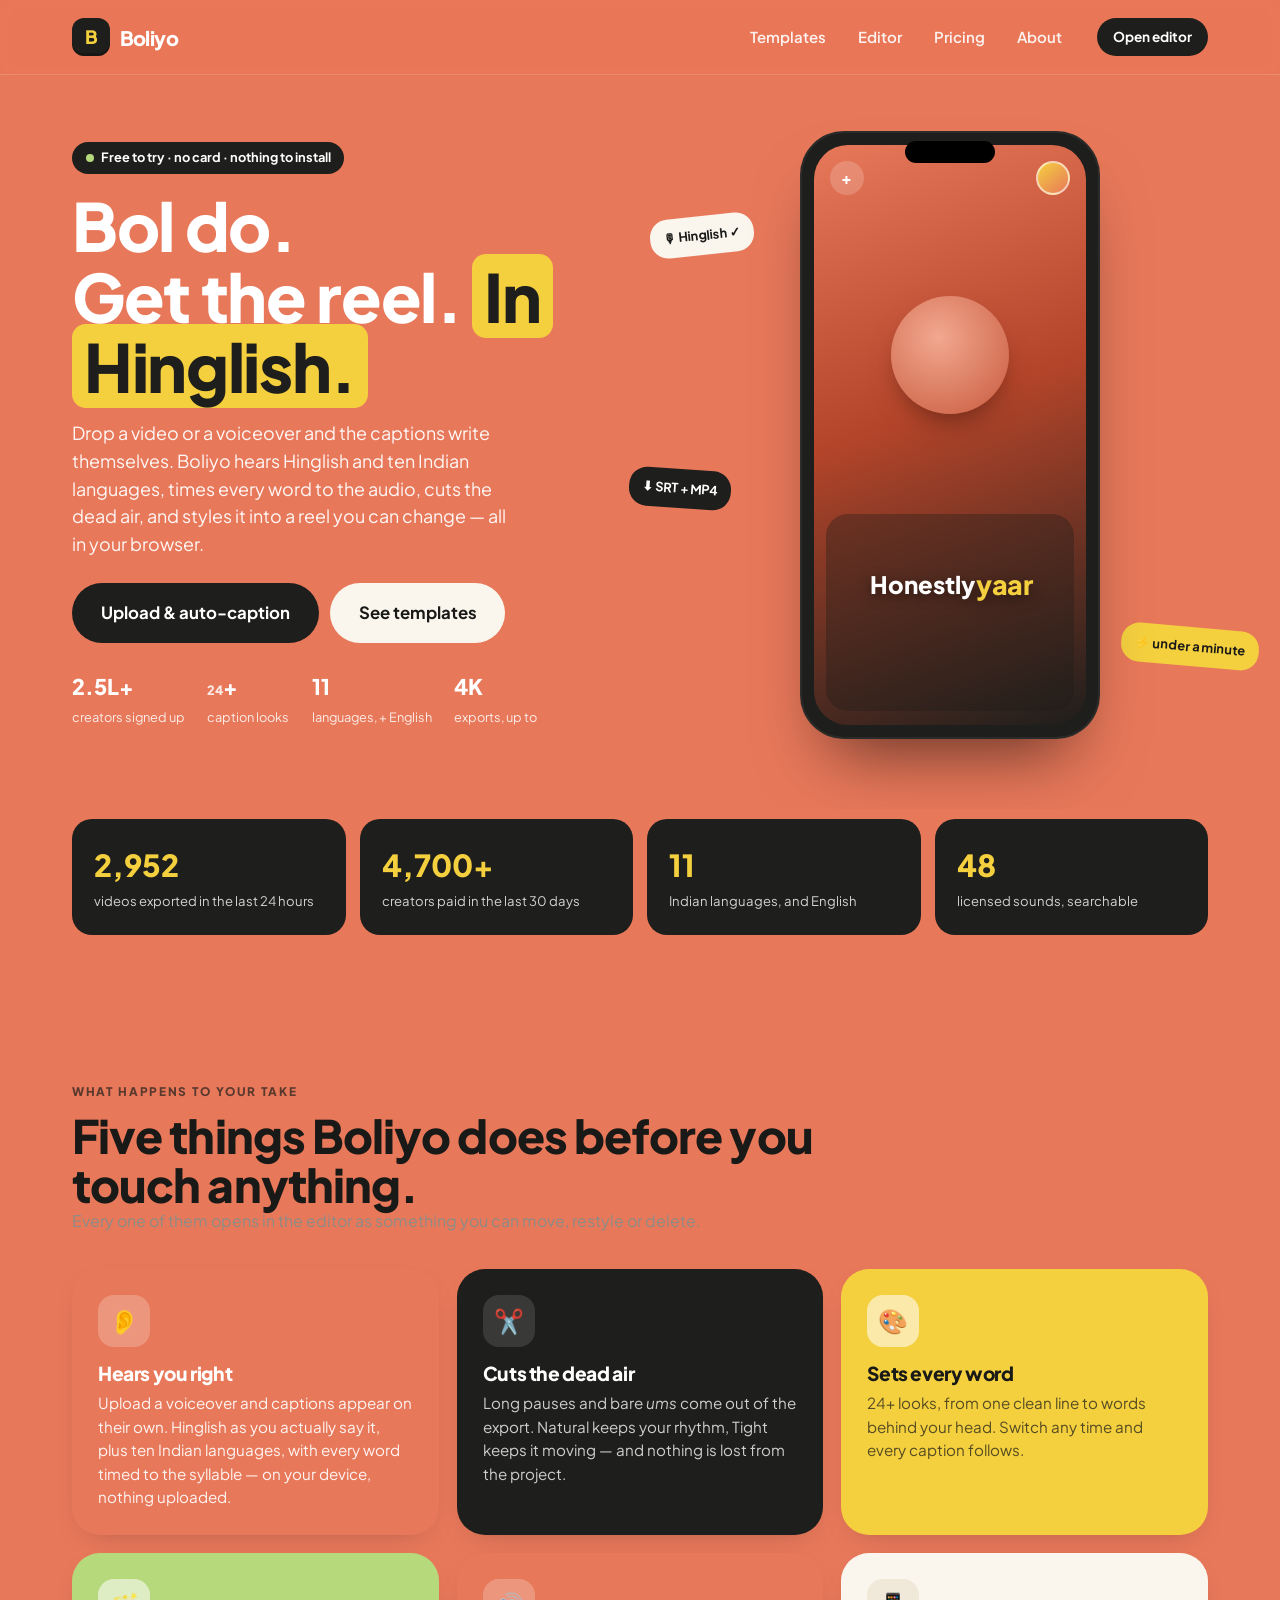
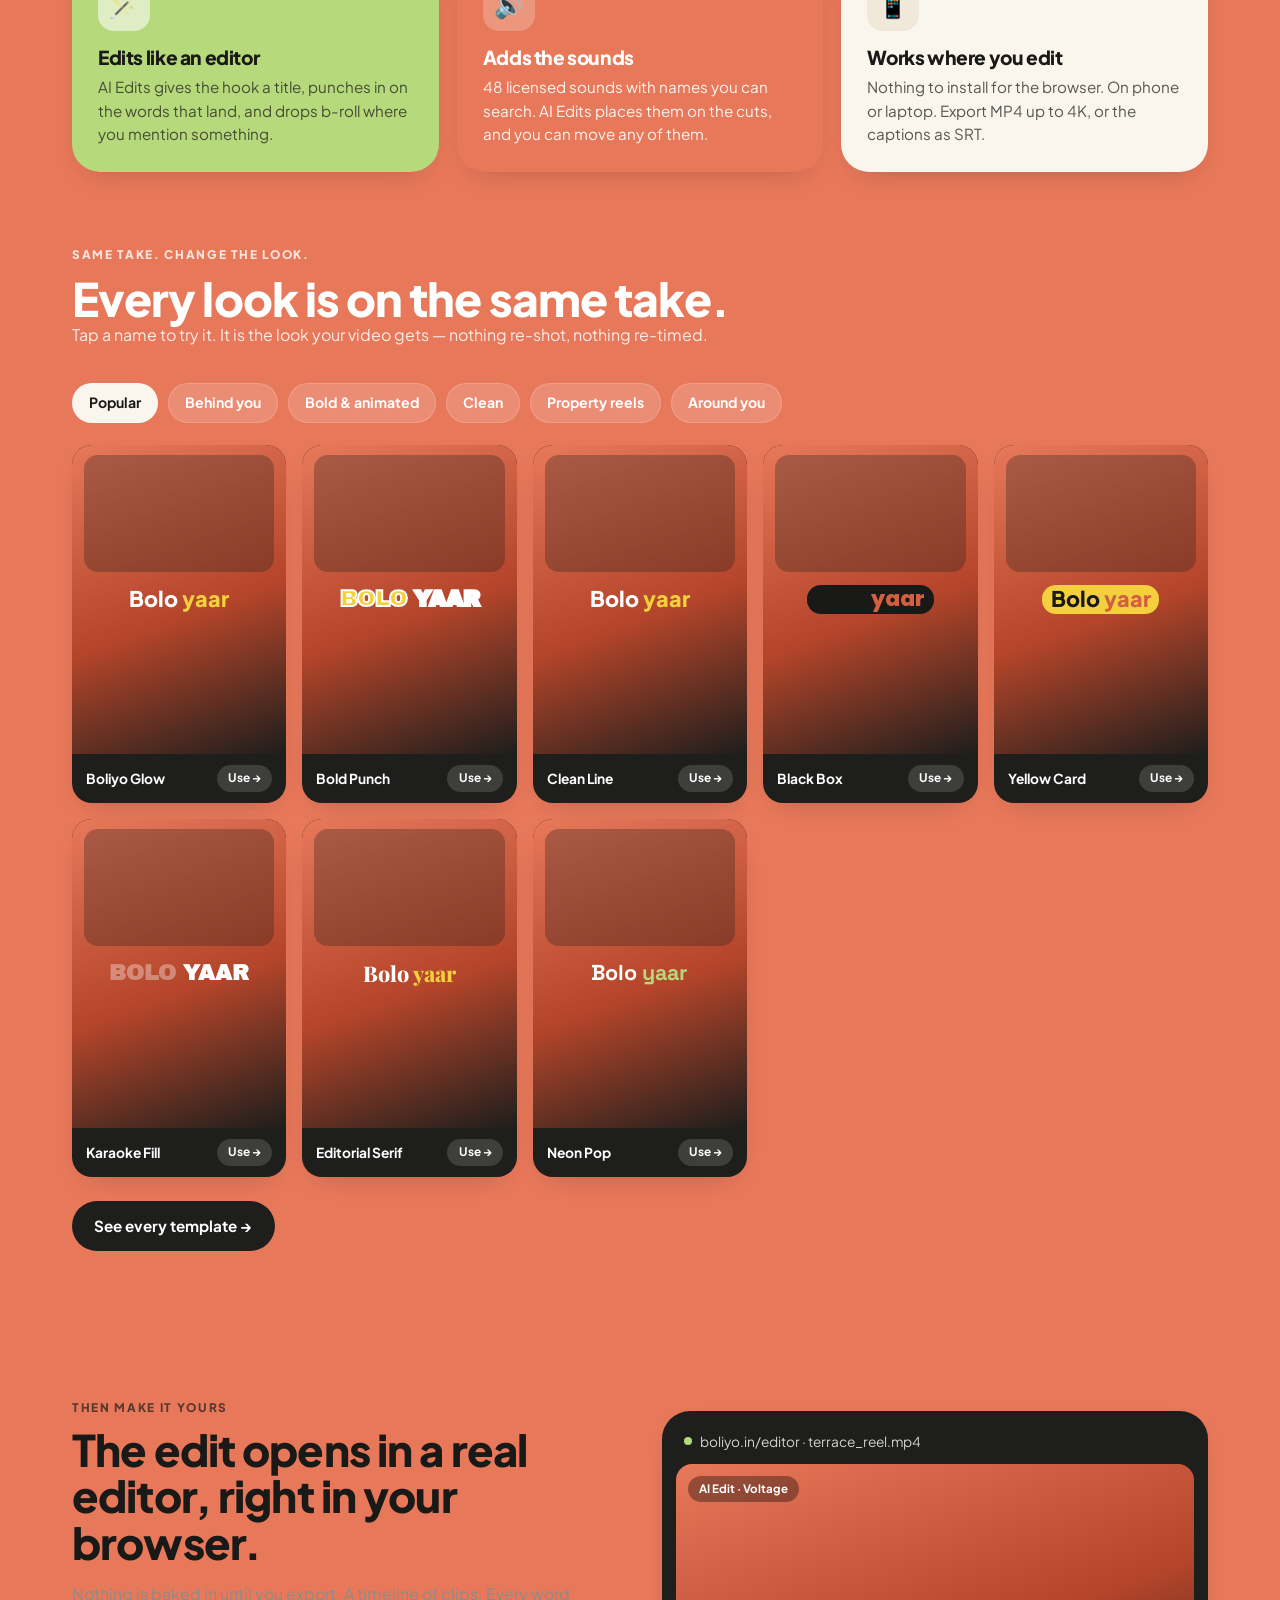
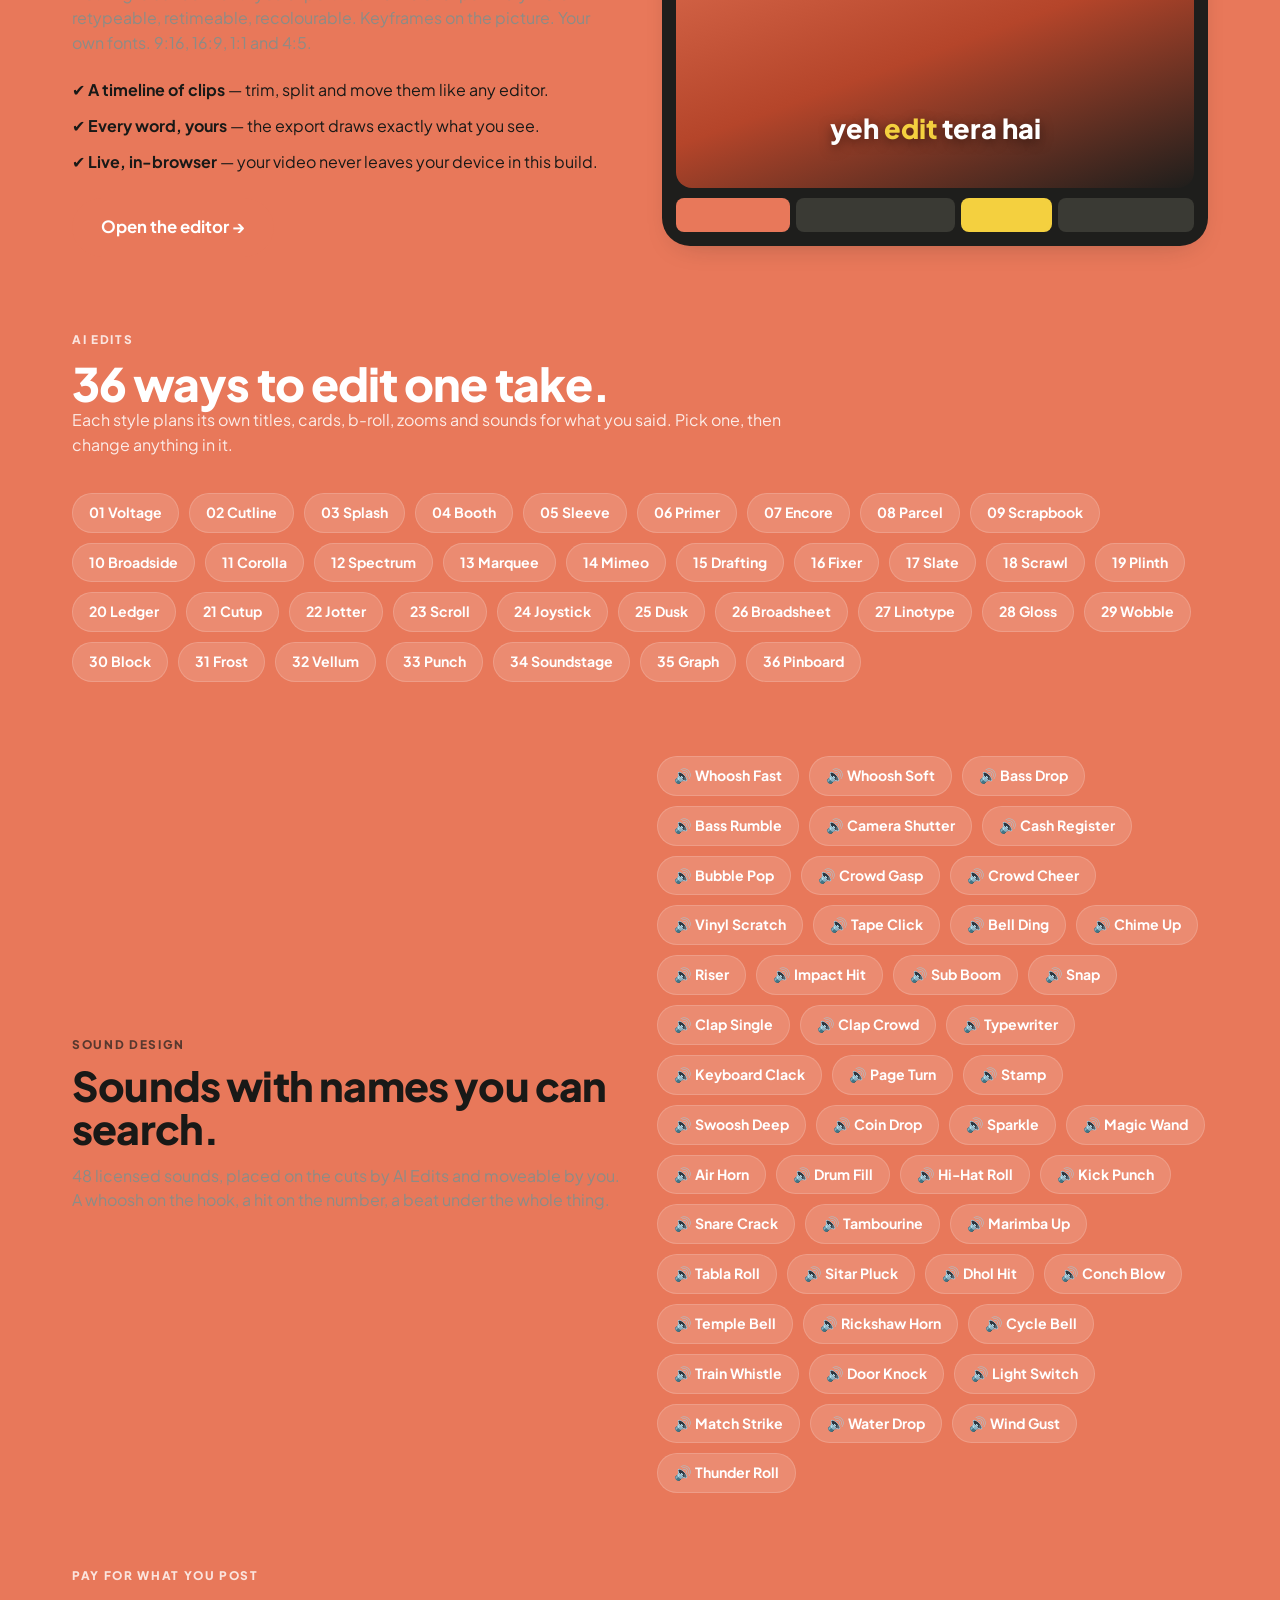
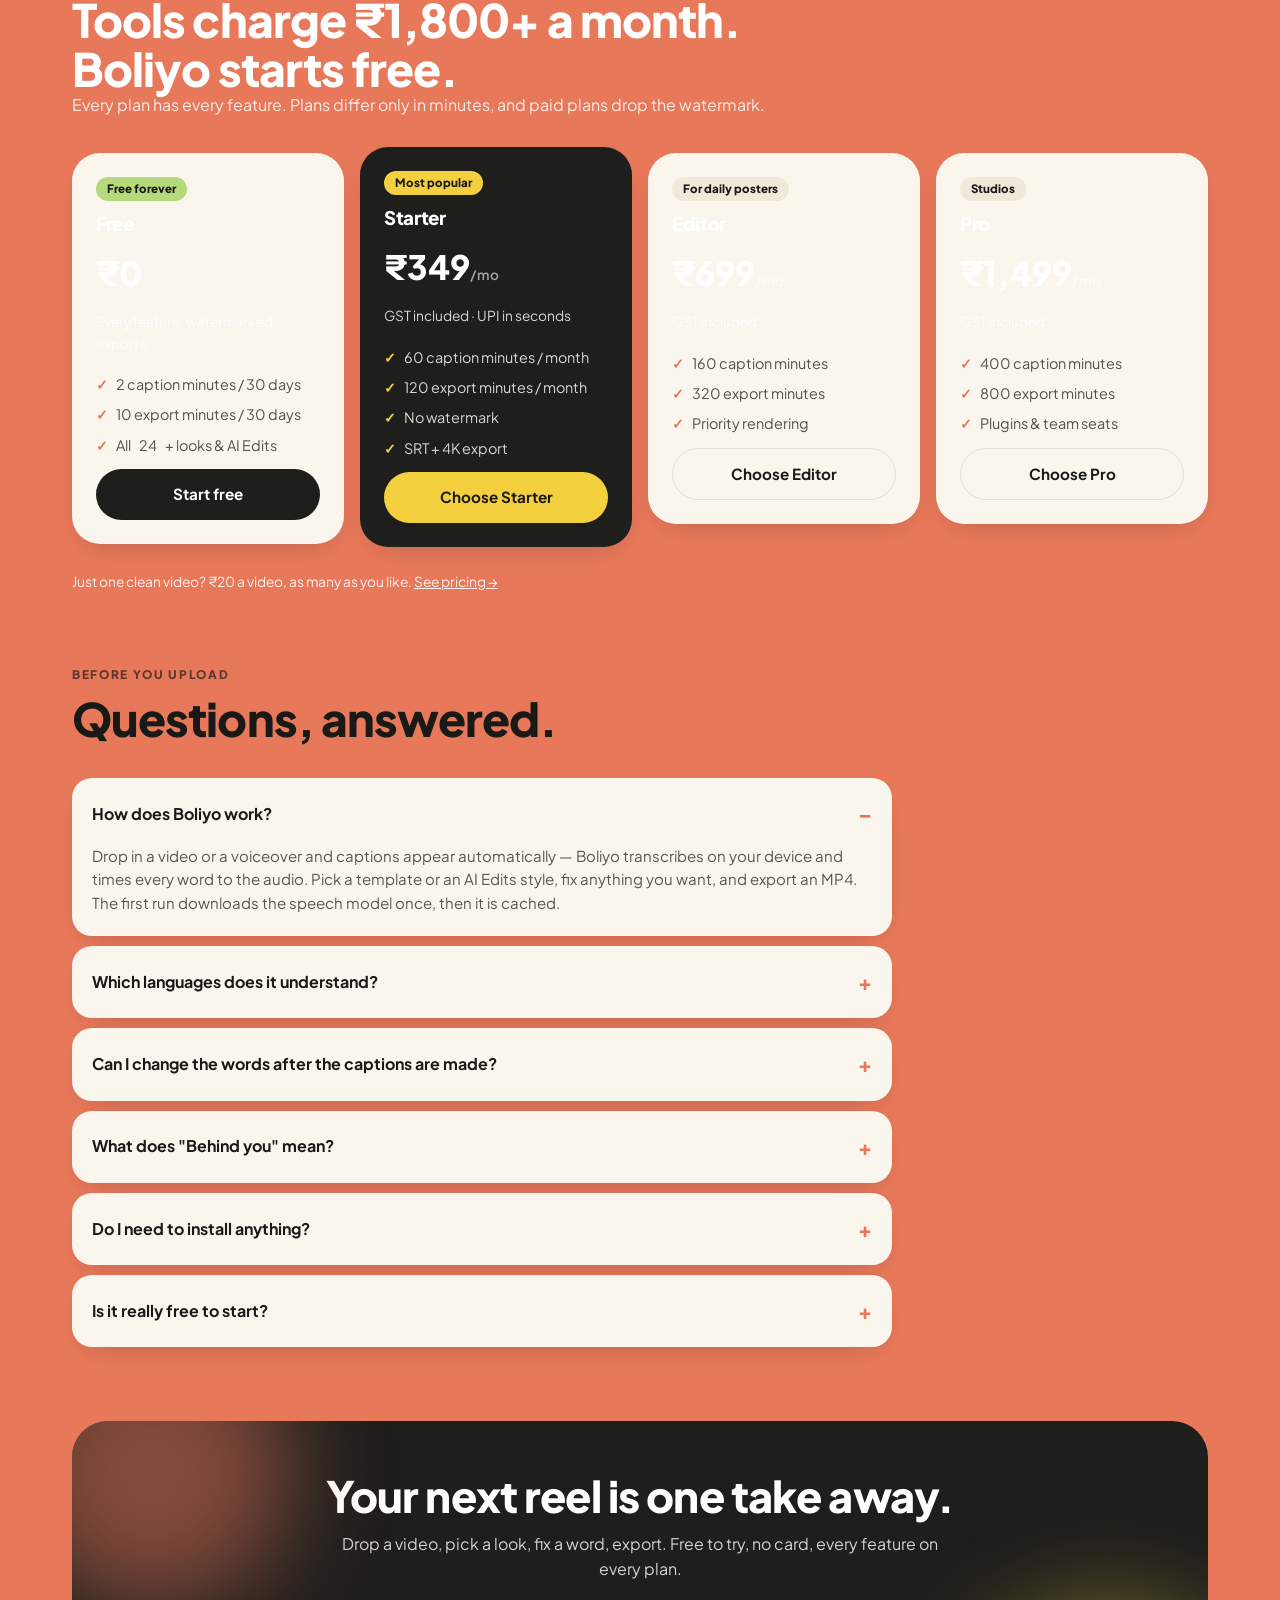
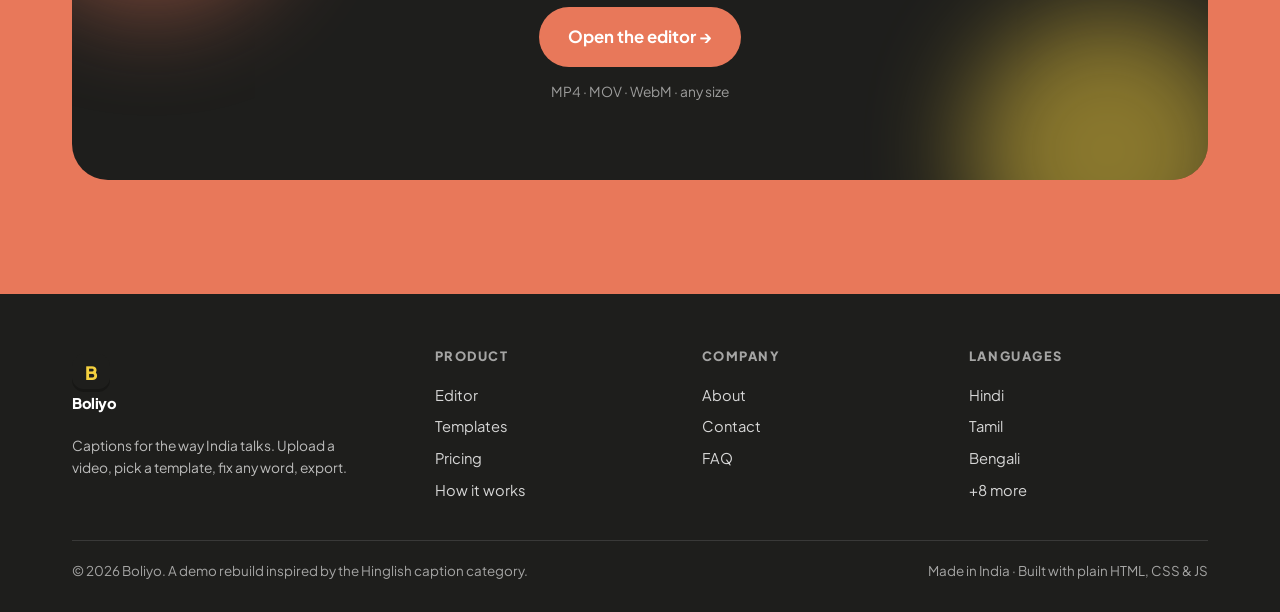
<file: index.html>
<!DOCTYPE html>
<html lang="en">
<head>
<meta charset="utf-8">
<meta name="viewport" content="width=device-width,initial-scale=1">
<title>Boliyo — Hinglish captions & reel edits, in your browser</title>
<meta name="description" content="Boliyo writes captions that get Hinglish and ten Indian languages right, cuts the pauses, and edits in the zooms and sounds. Free to try, in your browser.">
<meta property="og:title" content="Boliyo — captions for the way India talks">
<meta property="og:description" content="Drop a take. Get a captioned reel. Hinglish + 10 Indian languages, right in your browser.">
<meta property="og:type" content="website">
<link rel="icon" href="assets/img/favicon.svg" type="image/svg+xml">
<link rel="preconnect" href="https://fonts.googleapis.com">
<link rel="preconnect" href="https://fonts.gstatic.com" crossorigin>
<link href="https://fonts.googleapis.com/css2?family=Plus+Jakarta+Sans:wght@400;600;700;800&family=Poppins:wght@600;700;800&family=Anton&family=Bebas+Neue&family=Playfair+Display:wght@700;800&family=Space+Grotesk:wght@600;700&family=Archivo+Black&display=swap" rel="stylesheet">
<link rel="stylesheet" href="assets/css/style.css">
</head>
<body>

<nav class="nav">
  <div class="nav-inner">
    <a class="logo" href="index.html"><span class="mark">B</span> Boliyo</a>
    <div class="nav-links" id="navLinks">
      <a href="templates.html">Templates</a>
      <a href="editor.html">Editor</a>
      <a href="pricing.html">Pricing</a>
      <a href="about.html">About</a>
    </div>
    <a class="btn btn-dark btn-sm nav-cta" href="editor.html">Open editor</a>
    <button class="burger" id="burger" aria-label="Menu">☰</button>
  </div>
</nav>

<!-- HERO -->
<header class="hero">
  <div class="wrap hero-grid">
    <div>
      <span class="pill" style="background:var(--charcoal);color:#fff"><span class="dot"></span> Free to try · no card · nothing to install</span>
      <h1 style="margin-top:1rem">Bol do.<br>Get the reel. <em>In Hinglish.</em></h1>
      <p class="lede">Drop a video or a voiceover and the captions write themselves. Boliyo hears Hinglish and ten Indian languages, times every word to the audio, cuts the dead air, and styles it into a reel you can change — all in your browser.</p>
      <div class="hero-cta">
        <a class="btn btn-dark btn-lg" href="editor.html">Upload &amp; auto-caption</a>
        <a class="btn btn-cream btn-lg" href="templates.html">See templates</a>
      </div>
      <div class="hero-meta">
        <div><b>2.5L+</b><span>creators signed up</span></div>
        <div><b><span data-count="tpl">24</span>+</b><span>caption looks</span></div>
        <div><b>11</b><span>languages, + English</span></div>
        <div><b>4K</b><span>exports, up to</span></div>
      </div>
    </div>

    <div style="position:relative">
      <div class="floaty a">🎙 Hinglish ✓</div>
      <div class="floaty b">⚡ under a minute</div>
      <div class="floaty c">⬇ SRT + MP4</div>
      <div class="phone">
        <div class="notch"></div>
        <div class="screen">
          <div class="vid-bg"></div>
          <div class="scene-card"></div>
          <div class="head"></div>
          <div class="top-row"><span class="add">+</span><span class="avatar"></span></div>
          <div class="cap-demo" id="heroCap"></div>
        </div>
      </div>
    </div>
  </div>
</header>

<!-- STATS -->
<section class="section" style="padding-top:10px">
  <div class="wrap">
    <div class="stats">
      <div class="stat"><b>2,952</b><span>videos exported in the last 24 hours</span></div>
      <div class="stat"><b>4,700+</b><span>creators paid in the last 30 days</span></div>
      <div class="stat"><b>11</b><span>Indian languages, and English</span></div>
      <div class="stat"><b>48</b><span>licensed sounds, searchable</span></div>
    </div>
  </div>
</section>

<!-- WHAT IT DOES -->
<section class="section" id="how">
  <div class="wrap">
    <div class="section-head">
      <div class="eyebrow">What happens to your take</div>
      <h2>Five things Boliyo does before you touch anything.</h2>
      <p class="muted">Every one of them opens in the editor as something you can move, restyle or delete.</p>
    </div>
    <div class="grid g3">
      <div class="card card-coral">
        <div class="ico">👂</div>
        <h3>Hears you right</h3>
        <p>Upload a voiceover and captions appear on their own. Hinglish as you actually say it, plus ten Indian languages, with every word timed to the syllable — on your device, nothing uploaded.</p>
      </div>
      <div class="card card-dark">
        <div class="ico">✂️</div>
        <h3>Cuts the dead air</h3>
        <p>Long pauses and bare <em>ums</em> come out of the export. Natural keeps your rhythm, Tight keeps it moving — and nothing is lost from the project.</p>
      </div>
      <div class="card card-yellow">
        <div class="ico">🎨</div>
        <h3>Sets every word</h3>
        <p><span data-count="tpl">24</span>+ looks, from one clean line to words behind your head. Switch any time and every caption follows.</p>
      </div>
      <div class="card card-green">
        <div class="ico">🪄</div>
        <h3>Edits like an editor</h3>
        <p>AI Edits gives the hook a title, punches in on the words that land, and drops b-roll where you mention something.</p>
      </div>
      <div class="card card-coral">
        <div class="ico">🔊</div>
        <h3>Adds the sounds</h3>
        <p>48 licensed sounds with names you can search. AI Edits places them on the cuts, and you can move any of them.</p>
      </div>
      <div class="card">
        <div class="ico" style="background:var(--cream-2)">📱</div>
        <h3>Works where you edit</h3>
        <p>Nothing to install for the browser. On phone or laptop. Export MP4 up to 4K, or the captions as SRT.</p>
      </div>
    </div>
  </div>
</section>

<!-- TEMPLATES STRIP -->
<section class="section on-coral" style="padding-top:0">
  <div class="wrap">
    <div class="section-head">
      <div class="eyebrow">Same take. Change the look.</div>
      <h2>Every look is on the same take.</h2>
      <p class="muted">Tap a name to try it. It is the look your video gets — nothing re-shot, nothing re-timed.</p>
    </div>
    <div class="chips" style="margin-bottom:22px">
      <span class="chip active">Popular</span><span class="chip">Behind you</span><span class="chip">Bold &amp; animated</span>
      <span class="chip">Clean</span><span class="chip">Property reels</span><span class="chip">Around you</span>
    </div>
    <div class="tpl-grid" id="tplGalleryHome"></div>
    <div style="margin-top:24px"><a class="btn btn-dark" href="templates.html">See every template →</a></div>
  </div>
</section>

<!-- EDITOR -->
<section class="section" id="editor">
  <div class="wrap">
    <div class="grid g2" style="align-items:center;gap:44px">
      <div>
        <div class="eyebrow">Then make it yours</div>
        <h2 style="font-size:clamp(1.9rem,3.4vw,2.8rem)">The edit opens in a real editor, right in your browser.</h2>
        <p class="muted" style="margin-top:1rem">Nothing is baked in until you export. A timeline of clips. Every word retypeable, retimeable, recolourable. Keyframes on the picture. Your own fonts. 9:16, 16:9, 1:1 and 4:5.</p>
        <ul style="list-style:none;padding:0;margin:1.4rem 0;display:grid;gap:.7rem">
          <li>✔ <b>A timeline of clips</b> — trim, split and move them like any editor.</li>
          <li>✔ <b>Every word, yours</b> — the export draws exactly what you see.</li>
          <li>✔ <b>Live, in-browser</b> — your video never leaves your device in this build.</li>
        </ul>
        <a class="btn btn-coral btn-lg" href="editor.html">Open the editor →</a>
      </div>
      <div class="card card-dark" style="padding:14px">
        <div style="display:flex;gap:.5rem;align-items:center;padding:6px 8px 12px">
          <span class="dot"></span><span class="small" style="opacity:.8">boliyo.in/editor · terrace_reel.mp4</span>
        </div>
        <div style="position:relative;aspect-ratio:16/10;border-radius:16px;overflow:hidden;background:linear-gradient(160deg,#E8785A,#B5452A 55%,#1E1E1C)">
          <div style="position:absolute;left:6%;right:6%;bottom:12%;text-align:center;font-weight:800;font-size:1.7rem;color:#fff;text-shadow:0 3px 12px rgba(0,0,0,.5)">
            yeh <span style="color:var(--yellow)">edit</span> tera hai
          </div>
          <div style="position:absolute;left:12px;top:12px;background:rgba(0,0,0,.35);color:#fff;border-radius:999px;padding:.25rem .7rem;font-size:.72rem;font-weight:700">AI Edit · Voltage</div>
        </div>
        <div style="display:flex;gap:6px;margin-top:10px">
          <div style="flex:1;height:34px;border-radius:8px;background:var(--coral)"></div>
          <div style="flex:1.4;height:34px;border-radius:8px;background:#3a3a34"></div>
          <div style="flex:.8;height:34px;border-radius:8px;background:var(--yellow)"></div>
          <div style="flex:1.2;height:34px;border-radius:8px;background:#3a3a34"></div>
        </div>
      </div>
    </div>
  </div>
</section>

<!-- AI EDITS -->
<section class="section on-coral" style="padding-top:0">
  <div class="wrap">
    <div class="section-head">
      <div class="eyebrow">AI Edits</div>
      <h2><span data-count="styles">36</span> ways to edit one take.</h2>
      <p class="muted">Each style plans its own titles, cards, b-roll, zooms and sounds for what you said. Pick one, then change anything in it.</p>
    </div>
    <div class="chips" id="editStyles"></div>
  </div>
</section>

<!-- SOUNDS -->
<section class="section" style="padding-top:0">
  <div class="wrap">
    <div class="grid g2" style="gap:34px;align-items:center">
      <div>
        <div class="eyebrow">Sound design</div>
        <h2 style="font-size:clamp(1.8rem,3.2vw,2.6rem)">Sounds with names you can search.</h2>
        <p class="muted" style="margin-top:.8rem">48 licensed sounds, placed on the cuts by AI Edits and moveable by you. A whoosh on the hook, a hit on the number, a beat under the whole thing.</p>
      </div>
      <div class="chips" id="sounds"></div>
    </div>
  </div>
</section>

<!-- PRICING TEASER -->
<section class="section on-coral" style="padding-top:0">
  <div class="wrap">
    <div class="section-head">
      <div class="eyebrow">Pay for what you post</div>
      <h2>Tools charge ₹1,800+ a month. Boliyo starts free.</h2>
      <p class="muted">Every plan has every feature. Plans differ only in minutes, and paid plans drop the watermark.</p>
    </div>
    <div class="price-grid">
      <div class="plan">
        <span class="tag" style="background:var(--green)">Free forever</span>
        <h3>Free</h3>
        <div class="price">₹0</div>
        <p class="muted small">Every feature, watermarked exports.</p>
        <ul><li>2 caption minutes / 30 days</li><li>10 export minutes / 30 days</li><li>All <span data-count="tpl">24</span>+ looks &amp; AI Edits</li></ul>
        <a class="btn btn-dark btn-block" href="editor.html" style="margin-top:auto">Start free</a>
      </div>
      <div class="plan featured">
        <span class="tag">Most popular</span>
        <h3>Starter</h3>
        <div class="price">₹349<small>/mo</small></div>
        <p class="muted small">GST included · UPI in seconds</p>
        <ul><li>60 caption minutes / month</li><li>120 export minutes / month</li><li>No watermark</li><li>SRT + 4K export</li></ul>
        <a class="btn btn-yellow btn-block" href="pricing.html" style="margin-top:auto">Choose Starter</a>
      </div>
      <div class="plan">
        <span class="tag" style="background:var(--cream-2)">For daily posters</span>
        <h3>Editor</h3>
        <div class="price">₹699<small>/mo</small></div>
        <p class="muted small">GST included</p>
        <ul><li>160 caption minutes</li><li>320 export minutes</li><li>Priority rendering</li></ul>
        <a class="btn btn-ghost btn-block" href="pricing.html" style="margin-top:auto">Choose Editor</a>
      </div>
      <div class="plan">
        <span class="tag" style="background:var(--cream-2)">Studios</span>
        <h3>Pro</h3>
        <div class="price">₹1,499<small>/mo</small></div>
        <p class="muted small">GST included</p>
        <ul><li>400 caption minutes</li><li>800 export minutes</li><li>Plugins &amp; team seats</li></ul>
        <a class="btn btn-ghost btn-block" href="pricing.html" style="margin-top:auto">Choose Pro</a>
      </div>
    </div>
    <p class="small" style="margin-top:18px;color:rgba(255,255,255,.9)">Just one clean video? ₹20 a video, as many as you like. <a href="pricing.html" style="text-decoration:underline">See pricing →</a></p>
  </div>
</section>

<!-- FAQ -->
<section class="section" style="padding-top:0">
  <div class="wrap">
    <div class="section-head"><div class="eyebrow">Before you upload</div><h2>Questions, answered.</h2></div>
    <div class="faq">
      <details open><summary>How does Boliyo work?</summary><p>Drop in a video or a voiceover and captions appear automatically — Boliyo transcribes on your device and times every word to the audio. Pick a template or an AI Edits style, fix anything you want, and export an MP4. The first run downloads the speech model once, then it is cached.</p></details>
      <details><summary>Which languages does it understand?</summary><p>Hindi, Bengali, Gujarati, Kannada, Malayalam, Marathi, Odia, Punjabi, Tamil, Telugu and English — or let it detect the language. Captions come out in the language's own script, in English letters (the way Hinglish is usually typed), or translated into English.</p></details>
      <details><summary>Can I change the words after the captions are made?</summary><p>Yes. Every word can be retyped, retimed, recoloured or made bigger, and splitting or joining lines is a click. The export draws exactly what the preview shows.</p></details>
      <details><summary>What does "Behind you" mean?</summary><p>Those looks put a word behind the speaker, as if it were part of the scene. They look best when there is some room above your head.</p></details>
      <details><summary>Do I need to install anything?</summary><p>No. Boliyo runs in the browser. In this build everything happens on your device — your video is never uploaded.</p></details>
      <details><summary>Is it really free to start?</summary><p>Yes. No card. Free has every feature, with 2 caption minutes and 10 export minutes every 30 days, and its exports carry a small watermark.</p></details>
    </div>
  </div>
</section>

<!-- CTA -->
<section class="section" style="padding-top:0">
  <div class="wrap">
    <div class="cta-band">
      <div class="blob one"></div><div class="blob two"></div>
      <h2>Your next reel is one take away.</h2>
      <p>Drop a video, pick a look, fix a word, export. Free to try, no card, every feature on every plan.</p>
      <a class="btn btn-coral btn-lg" href="editor.html">Open the editor →</a>
      <p class="small" style="margin-top:14px;opacity:.7">MP4 · MOV · WebM · any size</p>
    </div>
  </div>
</section>

<footer>
  <div class="wrap">
    <div class="foot-grid">
      <div>
        <a class="logo" href="index.html" style="color:#fff"><span class="mark">B</span> Boliyo</a>
        <p class="small" style="margin-top:1rem;color:rgba(255,255,255,.7);max-width:30ch">Captions for the way India talks. Upload a video, pick a template, fix any word, export.</p>
      </div>
      <div><h4>Product</h4><a href="editor.html">Editor</a><a href="templates.html">Templates</a><a href="pricing.html">Pricing</a><a href="index.html#how">How it works</a></div>
      <div><h4>Company</h4><a href="about.html">About</a><a href="about.html#contact">Contact</a><a href="pricing.html#faq">FAQ</a></div>
      <div><h4>Languages</h4><a href="#">Hindi</a><a href="#">Tamil</a><a href="#">Bengali</a><a href="#">+8 more</a></div>
    </div>
    <div class="foot-bottom">
      <span>© 2026 Boliyo. A demo rebuild inspired by the Hinglish caption category.</span>
      <span>Made in India · Built with plain HTML, CSS &amp; JS</span>
    </div>
  </div>
</footer>

<script src="assets/js/data.js"></script>
<script src="assets/js/app.js"></script>
<script>
// landing shows a slice of the gallery
document.addEventListener("DOMContentLoaded",function(){
  var box=document.getElementById("tplGalleryHome");
  if(!box||!window.BOLIYO)return;
  window.BOLIYO.TEMPLATES.slice(0,8).forEach(function(t){
    var f=window.BOLIYO.FONTS[t.font];
    var d=document.createElement("div"); d.className="tpl";
    d.innerHTML='<div class="stage"><div class="sub"></div><div class="wordmark" style="font-family:'+f+';color:'+(t.bg?"#191917":t.color)+';'+(t.stroke?"-webkit-text-stroke:"+Math.min(t.stroke,2)+"px "+t.hl+";":"")+(t.upper?"text-transform:uppercase;":"")+(t.bg?"background:"+t.bg+";padding:.14em .4em;border-radius:14px;":"")+'">Bolo <span style="color:'+(t.bg?"#D2603F":t.hl)+'">yaar</span></div></div><div class="bar"><span>'+t.name+'</span><span class="use">Use →</span></div>';
    d.addEventListener("click",function(){location.href="editor.html";});
    box.appendChild(d);
  });
});
</script>
</body>
</html>
</file>
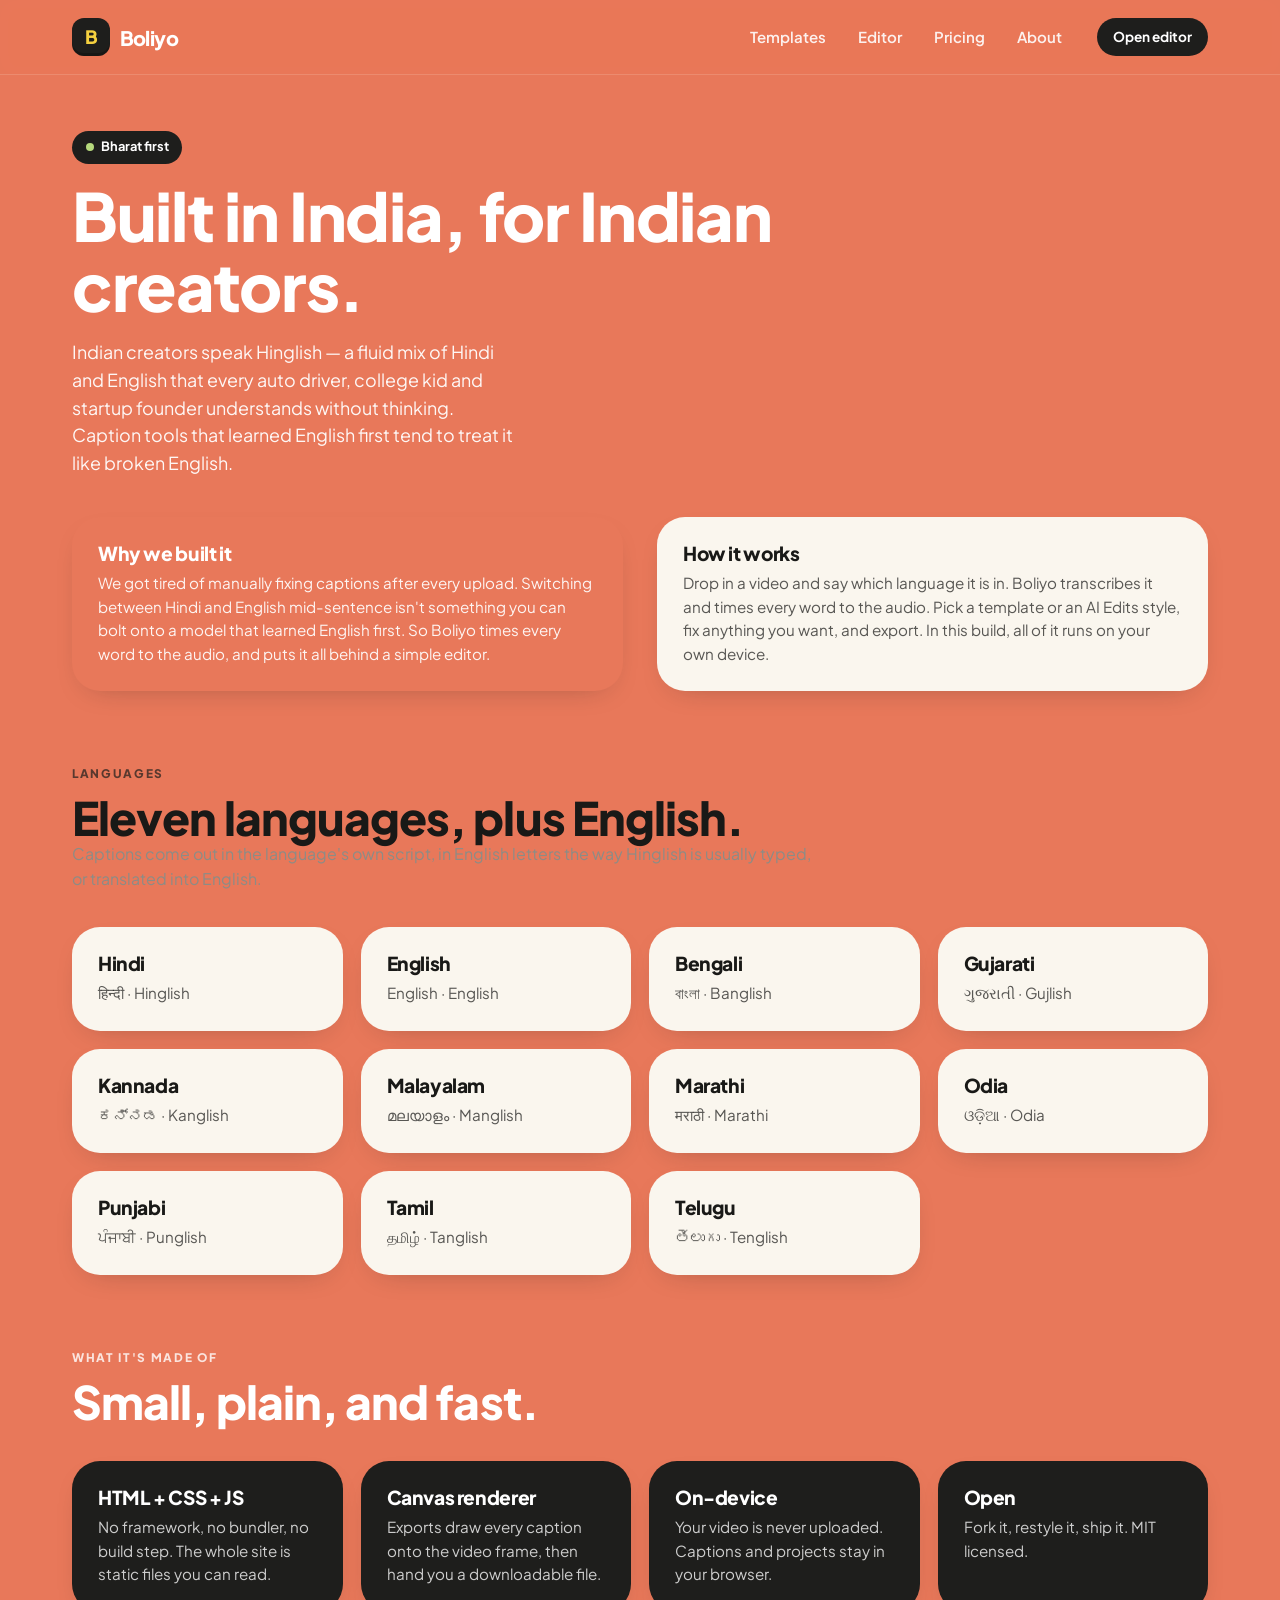
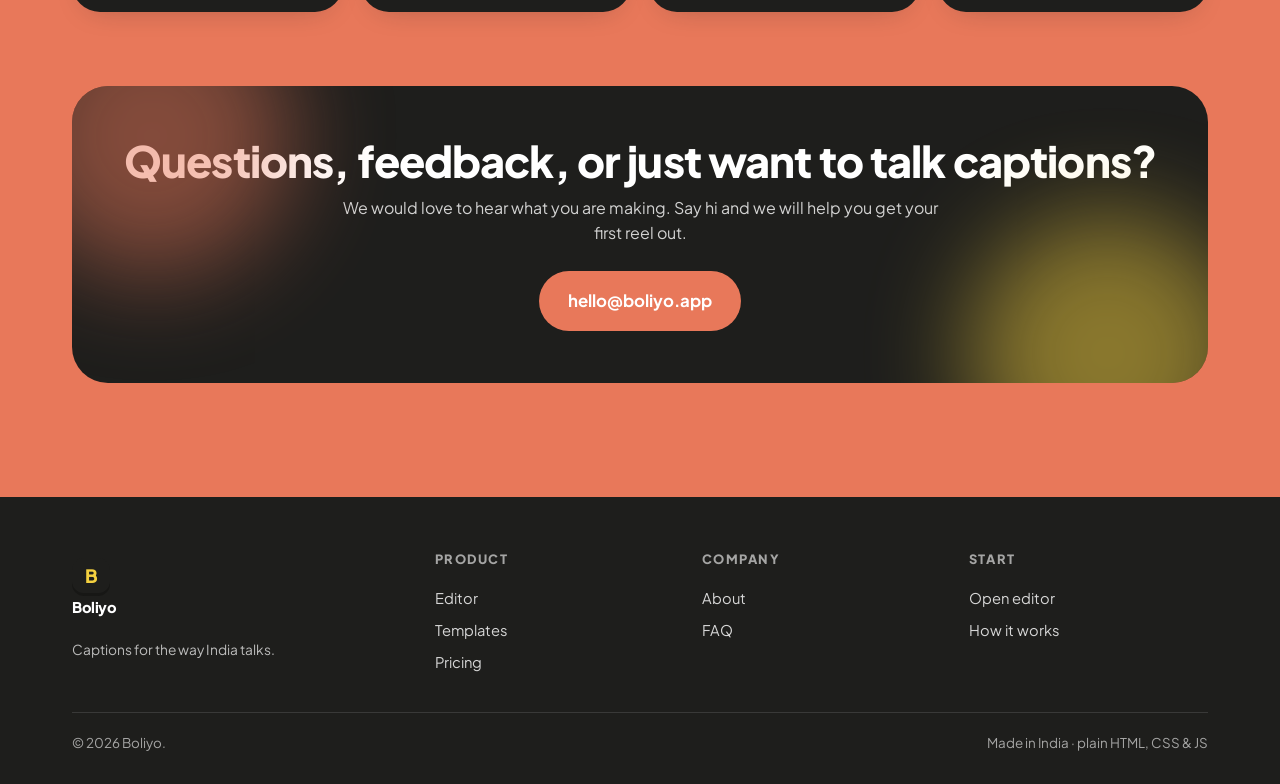
<file: about.html>
<!DOCTYPE html>
<html lang="en">
<head>
<meta charset="utf-8">
<meta name="viewport" content="width=device-width,initial-scale=1">
<title>About · Boliyo</title>
<meta name="description" content="Boliyo is built for the way India talks — Hinglish and ten Indian languages, captioned in your browser.">
<link rel="icon" href="assets/img/favicon.svg" type="image/svg+xml">
<link rel="preconnect" href="https://fonts.googleapis.com">
<link rel="preconnect" href="https://fonts.gstatic.com" crossorigin>
<link href="https://fonts.googleapis.com/css2?family=Plus+Jakarta+Sans:wght@400;600;700;800&family=Poppins:wght@600;700;800&family=Anton&family=Bebas+Neue&family=Playfair+Display:wght@700;800&family=Space+Grotesk:wght@600;700&family=Archivo+Black&display=swap" rel="stylesheet">
<link rel="stylesheet" href="assets/css/style.css">
</head>
<body>

<nav class="nav">
  <div class="nav-inner">
    <a class="logo" href="index.html"><span class="mark">B</span> Boliyo</a>
    <div class="nav-links" id="navLinks"><a href="templates.html">Templates</a><a href="editor.html">Editor</a><a href="pricing.html">Pricing</a><a href="about.html">About</a></div>
    <a class="btn btn-dark btn-sm nav-cta" href="editor.html">Open editor</a>
    <button class="burger" id="burger">☰</button>
  </div>
</nav>

<header class="hero" style="padding-bottom:20px">
  <div class="wrap">
    <span class="pill" style="background:var(--charcoal);color:#fff"><span class="dot"></span> Bharat first</span>
    <h1 style="margin-top:1rem;max-width:18ch">Built in India, for Indian creators.</h1>
    <p class="lede">Indian creators speak Hinglish — a fluid mix of Hindi and English that every auto driver, college kid and startup founder understands without thinking. Caption tools that learned English first tend to treat it like broken English.</p>
  </div>
</header>

<section class="section" style="padding-top:20px">
  <div class="wrap">
    <div class="grid g2" style="gap:34px;align-items:start">
      <div class="card card-coral"><h3>Why we built it</h3><p>We got tired of manually fixing captions after every upload. Switching between Hindi and English mid-sentence isn't something you can bolt onto a model that learned English first. So Boliyo times every word to the audio, and puts it all behind a simple editor.</p></div>
      <div class="card"><h3>How it works</h3><p>Drop in a video and say which language it is in. Boliyo transcribes it and times every word to the audio. Pick a template or an AI Edits style, fix anything you want, and export. In this build, all of it runs on your own device.</p></div>
    </div>
  </div>
</section>

<section class="section" style="padding-top:0">
  <div class="wrap">
    <div class="section-head"><div class="eyebrow">Languages</div><h2>Eleven languages, plus English.</h2><p class="muted">Captions come out in the language's own script, in English letters the way Hinglish is usually typed, or translated into English.</p></div>
    <div class="grid g4" id="langs"></div>
  </div>
</section>

<section class="section on-coral" style="padding-top:0">
  <div class="wrap">
    <div class="section-head"><div class="eyebrow">What it's made of</div><h2>Small, plain, and fast.</h2></div>
    <div class="grid g4">
      <div class="card card-dark"><h3>HTML + CSS + JS</h3><p>No framework, no bundler, no build step. The whole site is static files you can read.</p></div>
      <div class="card card-dark"><h3>Canvas renderer</h3><p>Exports draw every caption onto the video frame, then hand you a downloadable file.</p></div>
      <div class="card card-dark"><h3>On-device</h3><p>Your video is never uploaded. Captions and projects stay in your browser.</p></div>
      <div class="card card-dark"><h3>Open</h3><p>Fork it, restyle it, ship it. MIT licensed.</p></div>
    </div>
  </div>
</section>

<section class="section" id="contact" style="padding-top:0">
  <div class="wrap">
    <div class="cta-band">
      <div class="blob one"></div><div class="blob two"></div>
      <h2>Questions, feedback, or just want to talk captions?</h2>
      <p>We would love to hear what you are making. Say hi and we will help you get your first reel out.</p>
      <a class="btn btn-coral btn-lg" href="mailto:hello@boliyo.app">hello@boliyo.app</a>
    </div>
  </div>
</section>

<footer>
  <div class="wrap">
    <div class="foot-grid">
      <div><a class="logo" href="index.html" style="color:#fff"><span class="mark">B</span> Boliyo</a><p class="small" style="margin-top:1rem;color:rgba(255,255,255,.7)">Captions for the way India talks.</p></div>
      <div><h4>Product</h4><a href="editor.html">Editor</a><a href="templates.html">Templates</a><a href="pricing.html">Pricing</a></div>
      <div><h4>Company</h4><a href="about.html">About</a><a href="pricing.html#faq">FAQ</a></div>
      <div><h4>Start</h4><a href="editor.html">Open editor</a><a href="index.html#how">How it works</a></div>
    </div>
    <div class="foot-bottom"><span>© 2026 Boliyo.</span><span>Made in India · plain HTML, CSS &amp; JS</span></div>
  </div>
</footer>

<script src="assets/js/data.js"></script>
<script src="assets/js/app.js"></script>
</body>
</html>
</file>
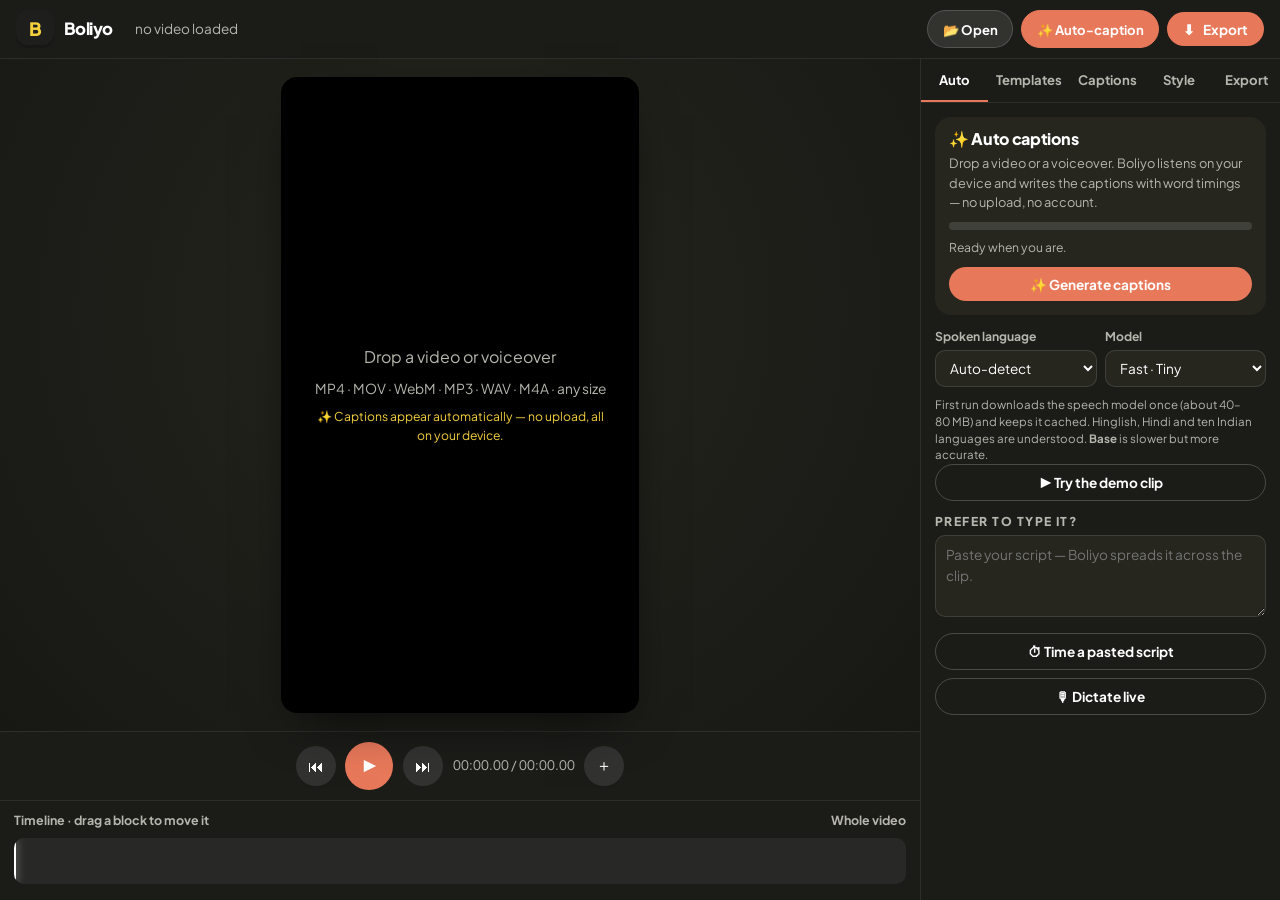
<file: editor.html>
<!DOCTYPE html>
<html lang="en">
<head>
<meta charset="utf-8">
<meta name="viewport" content="width=device-width,initial-scale=1,viewport-fit=cover">
<meta name="theme-color" content="#E8785A">
<title>Editor · Boliyo</title>
<meta name="description" content="Boliyo editor — drop a video or voiceover and captions appear automatically. Style every word, export MP4 or SRT. Runs entirely in your browser.">
<link rel="icon" href="assets/img/favicon.svg" type="image/svg+xml">
<link rel="preconnect" href="https://fonts.googleapis.com">
<link rel="preconnect" href="https://fonts.gstatic.com" crossorigin>
<link href="https://fonts.googleapis.com/css2?family=Plus+Jakarta+Sans:wght@400;600;700;800&family=Poppins:wght@600;700;800&family=Anton&family=Bebas+Neue&family=Playfair+Display:wght@700;800&family=Space+Grotesk:wght@600;700&family=Archivo+Black&display=swap" rel="stylesheet">
<link rel="stylesheet" href="assets/css/style.css">
<style>
  .cap-line .w{transition:transform .14s cubic-bezier(.3,1.4,.5,1),opacity .18s,color .18s}
  #behindLayer{position:absolute;left:0;right:0;top:8%;text-align:center;font-family:'Anton',sans-serif;font-size:clamp(2.4rem,11vw,6rem);line-height:.9;pointer-events:none;letter-spacing:.01em;text-shadow:0 6px 22px rgba(0,0,0,.4);z-index:2}
  .cap-layer{z-index:3}
  #exportOverlay{position:fixed;inset:0;background:rgba(10,10,9,.82);backdrop-filter:blur(4px);display:none;place-items:center;z-index:300;text-align:center;color:#fff;padding:20px}
  #exportOverlay.show{display:grid}
  .exp-track{width:min(420px,80vw);height:10px;background:rgba(255,255,255,.15);border-radius:999px;overflow:hidden;margin:16px auto 0}
  #exportBar{height:100%;width:0;background:var(--coral);transition:width .15s}
  .filebtn{background:rgba(255,255,255,.1);border:1px solid rgba(255,255,255,.16);color:#fff;border-radius:999px;padding:.5rem .9rem;font-weight:700;font-size:.82rem;min-height:38px}
  .filebtn:hover{background:rgba(255,255,255,.2)}
  .filebtn.accent{background:var(--coral);border-color:var(--coral)}
  .toolbar{display:flex;gap:8px;flex-wrap:wrap;align-items:center}
  /* audio-only stage */
  .audio-bg{position:absolute;inset:0;display:none;place-items:center;background:linear-gradient(160deg,#E8785A,#B5452A 55%,#1E1E1C)}
  .audio-bg.on{display:grid}
  .audio-bg .wave{display:flex;gap:5px;align-items:flex-end;height:70px}
  .audio-bg .wave i{width:6px;border-radius:3px;background:rgba(255,255,255,.85);animation:bounce 1s infinite ease-in-out}
  @keyframes bounce{0%,100%{height:14px}50%{height:60px}}
  .audio-bg .mic{font-size:2.4rem;margin-bottom:14px}
  /* auto-caption block */
  .auto-card{background:#26261f;border-radius:16px;padding:14px;margin-bottom:12px}
  .auto-card h3{font-size:1rem;margin-bottom:.4rem}
  .auto-card p{font-size:.8rem;color:var(--muted-2);line-height:1.5}
  .prog{height:8px;background:rgba(255,255,255,.12);border-radius:999px;overflow:hidden;margin-top:10px}
  .prog>i{display:block;height:100%;width:0;background:var(--coral);transition:width .2s}
  .status{font-size:.76rem;color:var(--muted-2);margin-top:8px;min-height:1.1em}
  .status.ok{color:var(--green)}
  .status.err{color:#F2A88F}
  .backdrop{position:fixed;inset:0;background:rgba(0,0,0,.5);opacity:0;pointer-events:none;transition:.2s;z-index:110}
  .backdrop.show{opacity:1;pointer-events:auto}
  @media(max-width:960px){
    .ed-top{padding:8px 12px;gap:.5rem;flex-wrap:nowrap}
    .ed-top .logo span:not(.mark){display:none}
    .ed-top .file{font-size:.74rem;max-width:34vw;overflow:hidden;text-overflow:ellipsis;white-space:nowrap}
    .toolbar .btn,.toolbar .filebtn{padding:.5rem .7rem;font-size:.76rem}
    .toolbar .hide-sm{display:none}
  }
</style>
</head>
<body class="ed-body">

<div class="ed-top">
  <a class="logo" href="index.html"><span class="mark">B</span> <span>Boliyo</span></a>
  <span class="file" id="fileLabel">no video loaded</span>
  <span class="spacer"></span>
  <div class="toolbar">
    <button class="filebtn" id="openFileBtn">📂 <span class="hide-sm">Open</span></button>
    <button class="filebtn accent" id="autoTopBtn">✨ <span class="hide-sm">Auto-caption</span></button>
    <button class="btn btn-coral btn-sm" id="exportVideoBtn">⬇ <span class="hide-sm">Export</span></button>
    <button class="filebtn" id="panelBtn">☰</button>
  </div>
</div>

<div class="ed-main">
  <!-- STAGE -->
  <div class="ed-stage">
    <div class="ed-canvas-wrap">
      <div id="stage">
        <video id="video" playsinline></video>
        <div class="audio-bg" id="audioBg">
          <div style="text-align:center">
            <div class="mic">🎙</div>
            <div class="wave" id="waveBars"></div>
          </div>
        </div>
        <div id="behindLayer"></div>
        <div class="cap-layer" id="capLayer"></div>
        <div class="ed-empty" id="edEmpty">
          <div class="dz" id="edDrop">
            <div class="big">Drop a video or voiceover</div>
            <p class="small" style="margin-top:.5rem">MP4 · MOV · WebM · MP3 · WAV · M4A · any size</p>
            <p class="tiny" style="margin-top:.5rem;color:var(--yellow)">✨ Captions appear automatically — no upload, all on your device.</p>
          </div>
        </div>
      </div>
    </div>
    <div class="transport">
      <button class="tbtn" id="backBtn" title="Back 2s">⏮</button>
      <button class="tbtn play" id="playBtn" title="Play / pause">▶</button>
      <button class="tbtn" id="fwdBtn" title="Forward 2s">⏭</button>
      <span class="time" id="timeLabel">00:00.00 / 00:00.00</span>
      <button class="tbtn" id="addCueBtn" title="Add caption at playhead">＋</button>
    </div>
    <div class="timeline">
      <div class="tl-head"><span>Timeline · drag a block to move it</span><span id="selInfo">Whole video</span></div>
      <div class="tl-track" id="tlTrack"></div>
    </div>
  </div>

  <!-- PANEL -->
  <aside class="ed-panel" id="edPanel">
    <div class="tabs">
      <button class="tab active" data-tab="auto">Auto</button>
      <button class="tab" data-tab="templates">Templates</button>
      <button class="tab" data-tab="captions">Captions</button>
      <button class="tab" data-tab="style">Style</button>
      <button class="tab" data-tab="export">Export</button>
    </div>

    <div class="pane active" data-pane="auto">
      <div class="auto-card">
        <h3>✨ Auto captions</h3>
        <p>Drop a video or a voiceover. Boliyo listens on your device and writes the captions with word timings — no upload, no account.</p>
        <div class="prog"><i id="capProg"></i></div>
        <div class="status" id="capStatus">Ready when you are.</div>
        <button class="btn btn-coral btn-block btn-sm" id="autoBtn" style="margin-top:10px">✨ Generate captions</button>
      </div>
      <div class="row2">
        <div class="field"><label>Spoken language</label>
          <select id="langSel"></select></div>
        <div class="field"><label>Model</label>
          <select id="modelSel">
            <option value="tiny">Fast · Tiny</option>
            <option value="base">Balanced · Base</option>
          </select></div>
      </div>
      <p class="hint">First run downloads the speech model once (about 40–80&nbsp;MB) and keeps it cached. Hinglish, Hindi and ten Indian languages are understood. <b>Base</b> is slower but more accurate.</p>
      <button class="btn btn-ghost btn-sm btn-block" id="loadDemoBtn" style="border-color:rgba(255,255,255,.2);color:#fff">▶ Try the demo clip</button>
      <h4>Prefer to type it?</h4>
      <div class="field">
        <textarea id="scriptBox" rows="3" placeholder="Paste your script — Boliyo spreads it across the clip."></textarea>
      </div>
      <button class="btn btn-ghost btn-sm btn-block" id="autoTimeBtn" style="border-color:rgba(255,255,255,.2);color:#fff">⏱ Time a pasted script</button>
      <button class="btn btn-ghost btn-sm btn-block" id="dictBtn" style="border-color:rgba(255,255,255,.2);color:#fff;margin-top:8px">🎙 Dictate live</button>
    </div>

    <div class="pane" data-pane="templates">
      <h4>Caption looks</h4>
      <div class="tpl-row" id="tplPanel"></div>
      <p class="hint" style="margin-top:10px">Tap a look — every caption follows it instantly. Then tune colours and size in <b>Style</b>.</p>
    </div>

    <div class="pane" data-pane="captions">
      <h4>Caption lines</h4>
      <div id="cueList"></div>
      <p class="hint" style="margin-top:8px">Tap a word pill to make it <b>pop</b> in the look's highlight colour. Tap ▶ to jump to a line.</p>
    </div>

    <div class="pane" data-pane="style">
      <h4>Look</h4>
      <div class="field"><label>Template</label><div id="tplName" style="font-weight:800">Boliyo Glow</div></div>
      <div class="field"><label>Caption colour</label><div class="swatches" id="colorRow"></div></div>
      <div class="field"><label>Highlight colour</label><div class="swatches" id="hlRow"></div></div>
      <div class="field"><label>Size · <span id="sizeVal">100%</span></label><input type="range" id="sizeRange" min="60" max="180" value="100"></div>
      <div class="field"><label>Position from bottom · <span id="posVal">16%</span></label><input type="range" id="posRange" min="6" max="46" value="16"></div>
      <h4>Frame</h4>
      <div class="seg" data-aspect>
        <button class="active" data-a="9:16">9:16</button>
        <button data-a="16:9">16:9</button>
        <button data-a="1:1">1:1</button>
        <button data-a="4:5">4:5</button>
      </div>
      <p class="hint" style="margin-top:10px">9:16 for Reels &amp; Shorts · 16:9 for YouTube · 1:1 and 4:5 for the feed.</p>
    </div>

    <div class="pane" data-pane="export">
      <h4>Video</h4>
      <p class="hint" style="margin-bottom:10px">Burns the captions onto the video in the frame you picked and downloads a WebM. It plays the clip through once — keep the tab in front.</p>
      <button class="btn btn-coral btn-block" id="exportVideoBtn2" onclick="document.getElementById('exportVideoBtn').click()">⬇ Export captioned video</button>
      <h4>Captions</h4>
      <button class="btn btn-cream btn-block" id="exportSrtBtn" style="margin-bottom:8px">⬇ Download SRT</button>
      <label class="btn btn-ghost btn-block" style="border-color:rgba(255,255,255,.2);color:#fff;cursor:pointer">⬆ Import SRT
        <input type="file" id="srtInput" accept=".srt,.txt" hidden>
      </label>
      <h4>Project</h4>
      <p class="hint">Your captions are saved in this browser automatically. Nothing is sent anywhere.</p>
    </div>
  </aside>
</div>

<div class="backdrop" id="backdrop"></div>
<input type="file" id="fileInput" accept="video/*,audio/*" hidden>

<div id="exportOverlay">
  <div>
    <h2 style="color:#fff">Rendering your reel</h2>
    <p style="color:rgba(255,255,255,.8);margin-top:.4rem">Drawing captions onto every frame…</p>
    <div class="exp-track"><div id="exportBar"></div></div>
    <p id="exportPct" style="margin-top:.6rem;font-weight:800">0%</p>
  </div>
</div>

<script src="assets/js/data.js"></script>
<script src="assets/js/editor.js"></script>
</body>
</html>
</file>
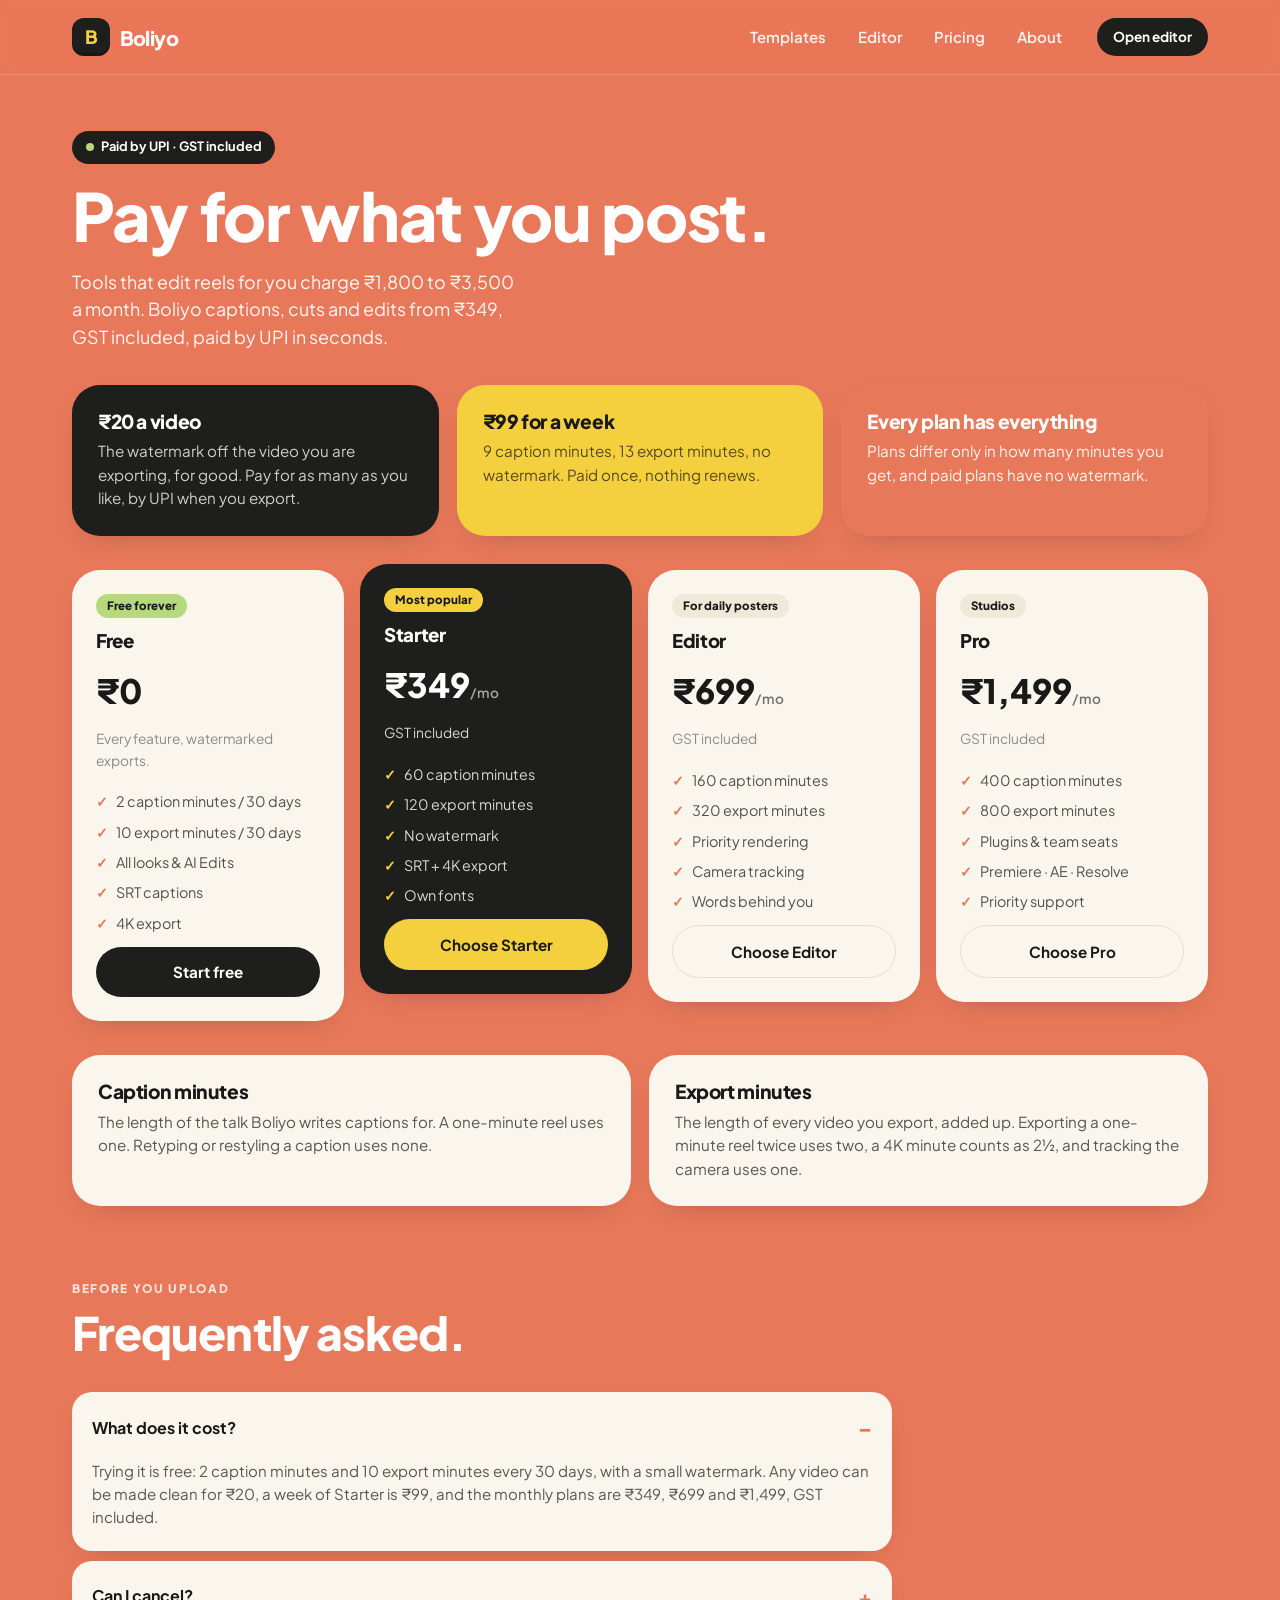
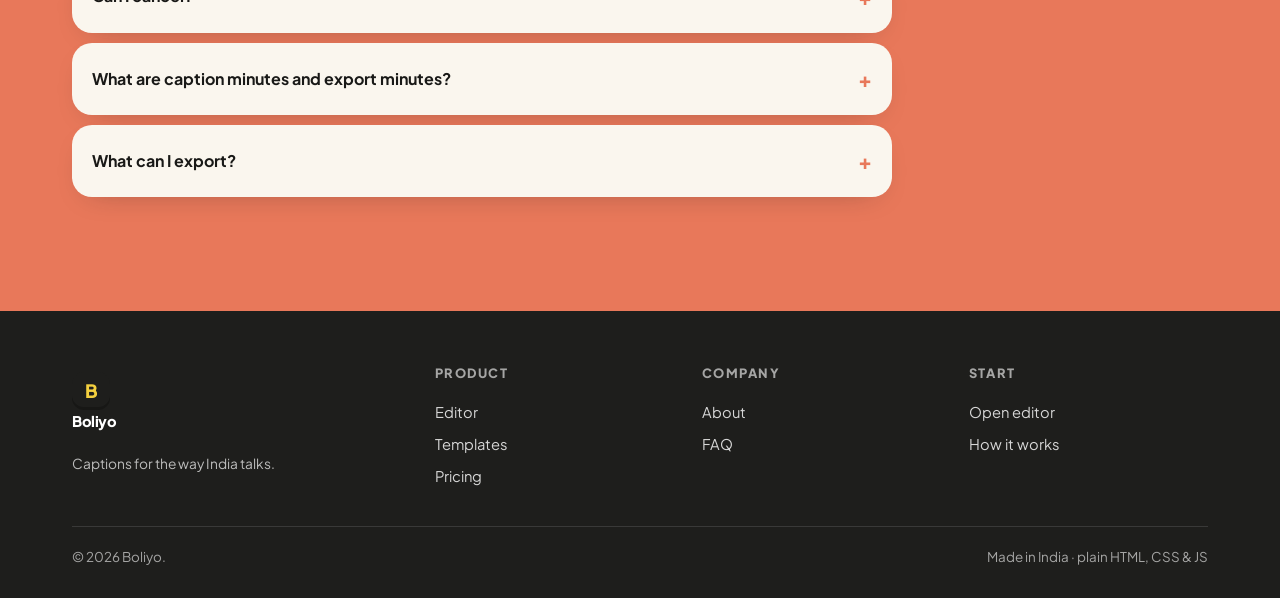
<file: pricing.html>
<!DOCTYPE html>
<html lang="en">
<head>
<meta charset="utf-8">
<meta name="viewport" content="width=device-width,initial-scale=1">
<title>Pricing · Boliyo</title>
<meta name="description" content="Boliyo captions, cuts and edits from ₹349, GST included, paid by UPI. Every plan has every feature — plans differ only in minutes.">
<link rel="icon" href="assets/img/favicon.svg" type="image/svg+xml">
<link rel="preconnect" href="https://fonts.googleapis.com">
<link rel="preconnect" href="https://fonts.gstatic.com" crossorigin>
<link href="https://fonts.googleapis.com/css2?family=Plus+Jakarta+Sans:wght@400;600;700;800&family=Poppins:wght@600;700;800&family=Anton&family=Bebas+Neue&family=Playfair+Display:wght@700;800&family=Space+Grotesk:wght@600;700&family=Archivo+Black&display=swap" rel="stylesheet">
<link rel="stylesheet" href="assets/css/style.css">
</head>
<body>

<nav class="nav">
  <div class="nav-inner">
    <a class="logo" href="index.html"><span class="mark">B</span> Boliyo</a>
    <div class="nav-links" id="navLinks"><a href="templates.html">Templates</a><a href="editor.html">Editor</a><a href="pricing.html">Pricing</a><a href="about.html">About</a></div>
    <a class="btn btn-dark btn-sm nav-cta" href="editor.html">Open editor</a>
    <button class="burger" id="burger">☰</button>
  </div>
</nav>

<header class="hero" style="padding-bottom:24px">
  <div class="wrap">
    <span class="pill" style="background:var(--charcoal);color:#fff"><span class="dot"></span> Paid by UPI · GST included</span>
    <h1 style="margin-top:1rem;max-width:20ch">Pay for what you post.</h1>
    <p class="lede">Tools that edit reels for you charge ₹1,800 to ₹3,500 a month. Boliyo captions, cuts and edits from ₹349, GST included, paid by UPI in seconds.</p>
  </div>
</header>

<section class="section" style="padding-top:10px">
  <div class="wrap">
    <div class="grid g3" style="margin-bottom:34px">
      <div class="card card-dark"><h3>₹20 a video</h3><p>The watermark off the video you are exporting, for good. Pay for as many as you like, by UPI when you export.</p></div>
      <div class="card card-yellow"><h3>₹99 for a week</h3><p>9 caption minutes, 13 export minutes, no watermark. Paid once, nothing renews.</p></div>
      <div class="card card-coral"><h3>Every plan has everything</h3><p>Plans differ only in how many minutes you get, and paid plans have no watermark.</p></div>
    </div>

    <div class="price-grid">
      <div class="plan">
        <span class="tag" style="background:var(--green)">Free forever</span>
        <h3>Free</h3>
        <div class="price">₹0</div>
        <p class="muted small">Every feature, watermarked exports.</p>
        <ul><li>2 caption minutes / 30 days</li><li>10 export minutes / 30 days</li><li>All looks &amp; AI Edits</li><li>SRT captions</li><li>4K export</li></ul>
        <a class="btn btn-dark btn-block" href="editor.html" style="margin-top:auto">Start free</a>
      </div>
      <div class="plan featured">
        <span class="tag">Most popular</span>
        <h3>Starter</h3>
        <div class="price">₹349<small>/mo</small></div>
        <p class="muted small">GST included</p>
        <ul><li>60 caption minutes</li><li>120 export minutes</li><li>No watermark</li><li>SRT + 4K export</li><li>Own fonts</li></ul>
        <a class="btn btn-yellow btn-block" href="editor.html" style="margin-top:auto">Choose Starter</a>
      </div>
      <div class="plan">
        <span class="tag" style="background:var(--cream-2)">For daily posters</span>
        <h3>Editor</h3>
        <div class="price">₹699<small>/mo</small></div>
        <p class="muted small">GST included</p>
        <ul><li>160 caption minutes</li><li>320 export minutes</li><li>Priority rendering</li><li>Camera tracking</li><li>Words behind you</li></ul>
        <a class="btn btn-ghost btn-block" href="editor.html" style="margin-top:auto">Choose Editor</a>
      </div>
      <div class="plan">
        <span class="tag" style="background:var(--cream-2)">Studios</span>
        <h3>Pro</h3>
        <div class="price">₹1,499<small>/mo</small></div>
        <p class="muted small">GST included</p>
        <ul><li>400 caption minutes</li><li>800 export minutes</li><li>Plugins &amp; team seats</li><li>Premiere · AE · Resolve</li><li>Priority support</li></ul>
        <a class="btn btn-ghost btn-block" href="editor.html" style="margin-top:auto">Choose Pro</a>
      </div>
    </div>

    <div class="grid g2" style="margin-top:34px">
      <div class="card"><h3>Caption minutes</h3><p>The length of the talk Boliyo writes captions for. A one-minute reel uses one. Retyping or restyling a caption uses none.</p></div>
      <div class="card"><h3>Export minutes</h3><p>The length of every video you export, added up. Exporting a one-minute reel twice uses two, a 4K minute counts as 2½, and tracking the camera uses one.</p></div>
    </div>
  </div>
</section>

<section class="section on-coral" id="faq" style="padding-top:0">
  <div class="wrap">
    <div class="section-head"><div class="eyebrow">Before you upload</div><h2>Frequently asked.</h2></div>
    <div class="faq">
      <details open><summary>What does it cost?</summary><p>Trying it is free: 2 caption minutes and 10 export minutes every 30 days, with a small watermark. Any video can be made clean for ₹20, a week of Starter is ₹99, and the monthly plans are ₹349, ₹699 and ₹1,499, GST included.</p></details>
      <details><summary>Can I cancel?</summary><p>Any time. A month paid once simply ends after 30 days — nothing renews. A monthly plan on UPI Autopay is cancelled from your account in two taps.</p></details>
      <details><summary>What are caption minutes and export minutes?</summary><p>Every plan has every feature; the plans differ in minutes. Both refill every 30 days, and moving up a plan starts its minutes at once. Editing captions, styles and timing never uses any.</p></details>
      <details><summary>What can I export?</summary><p>MP4 in 9:16, 16:9, 1:1 or 4:5, in 1080p or 4K, and the captions as an SRT file. Every plan can do all of it; a 4K minute uses 2½ export minutes.</p></details>
    </div>
  </div>
</section>

<footer>
  <div class="wrap">
    <div class="foot-grid">
      <div><a class="logo" href="index.html" style="color:#fff"><span class="mark">B</span> Boliyo</a><p class="small" style="margin-top:1rem;color:rgba(255,255,255,.7)">Captions for the way India talks.</p></div>
      <div><h4>Product</h4><a href="editor.html">Editor</a><a href="templates.html">Templates</a><a href="pricing.html">Pricing</a></div>
      <div><h4>Company</h4><a href="about.html">About</a><a href="pricing.html#faq">FAQ</a></div>
      <div><h4>Start</h4><a href="editor.html">Open editor</a><a href="index.html#how">How it works</a></div>
    </div>
    <div class="foot-bottom"><span>© 2026 Boliyo.</span><span>Made in India · plain HTML, CSS &amp; JS</span></div>
  </div>
</footer>

<script src="assets/js/data.js"></script>
<script src="assets/js/app.js"></script>
</body>
</html>
</file>
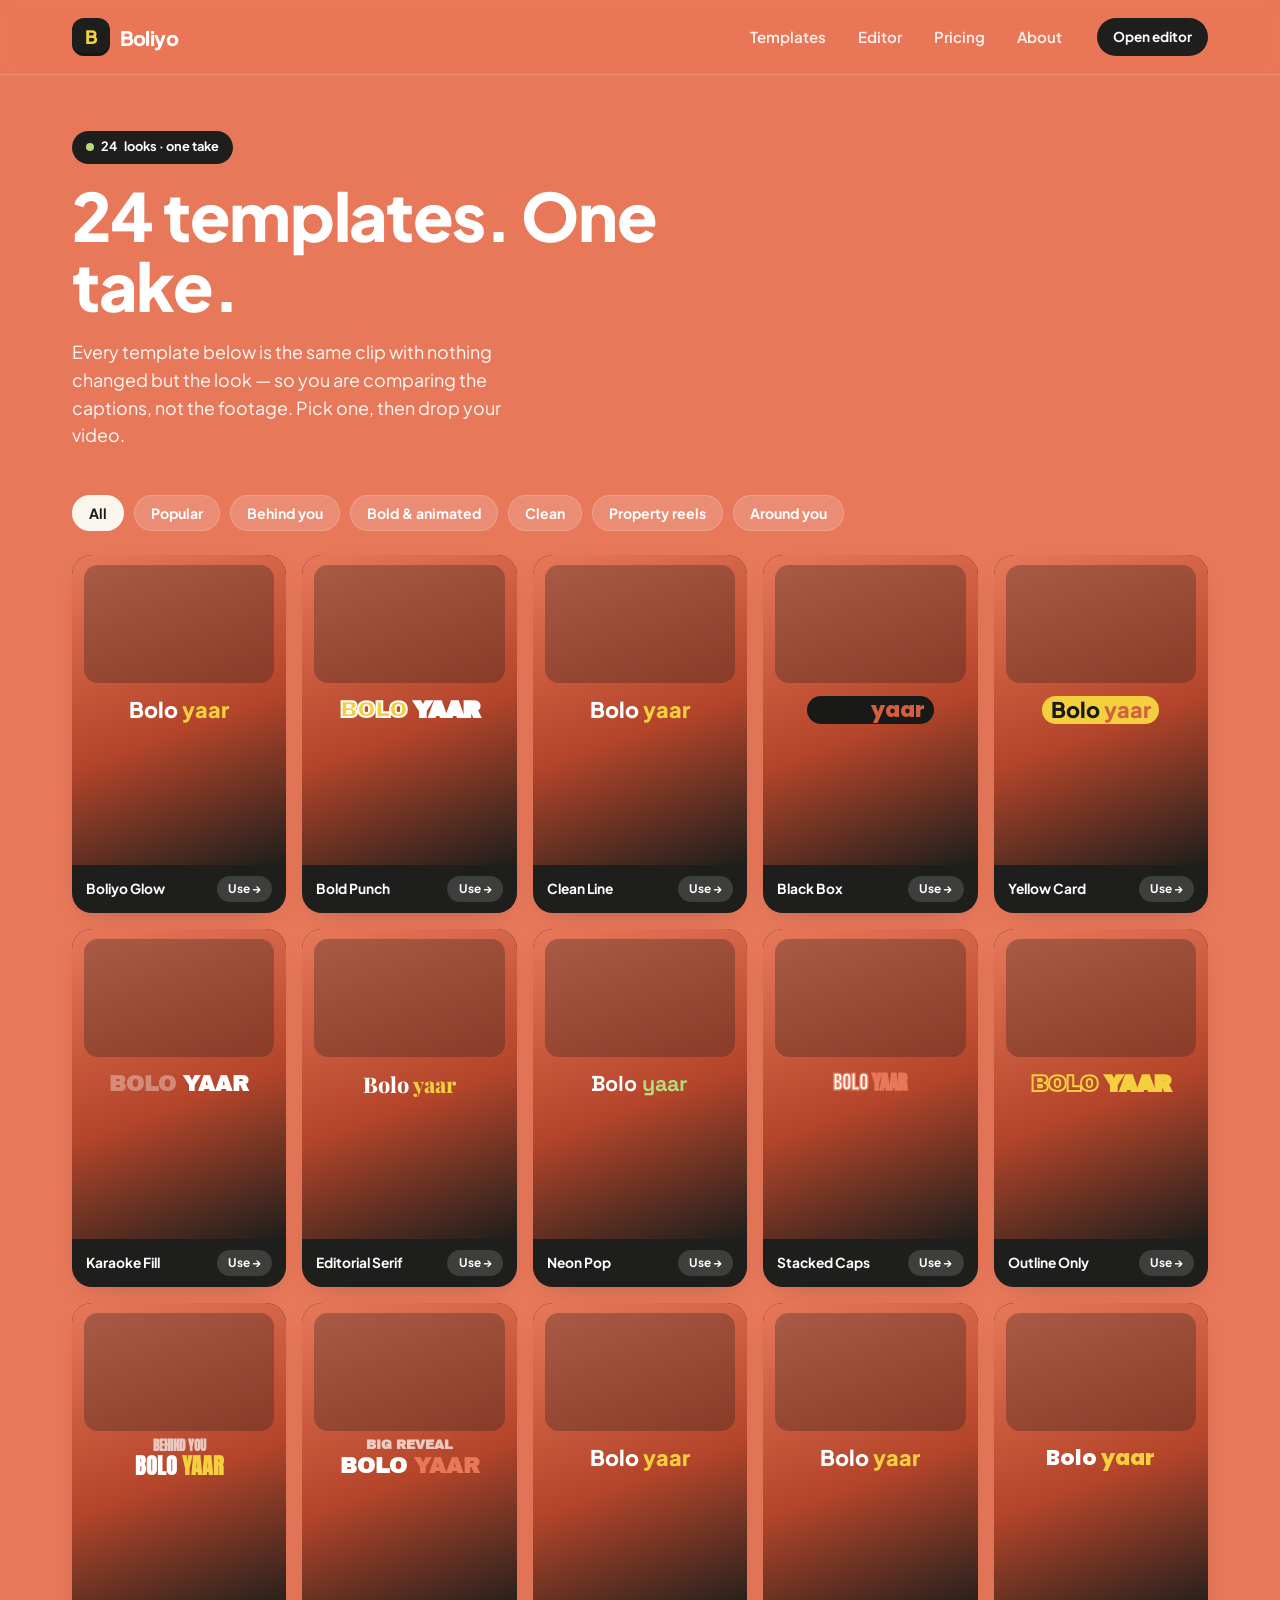
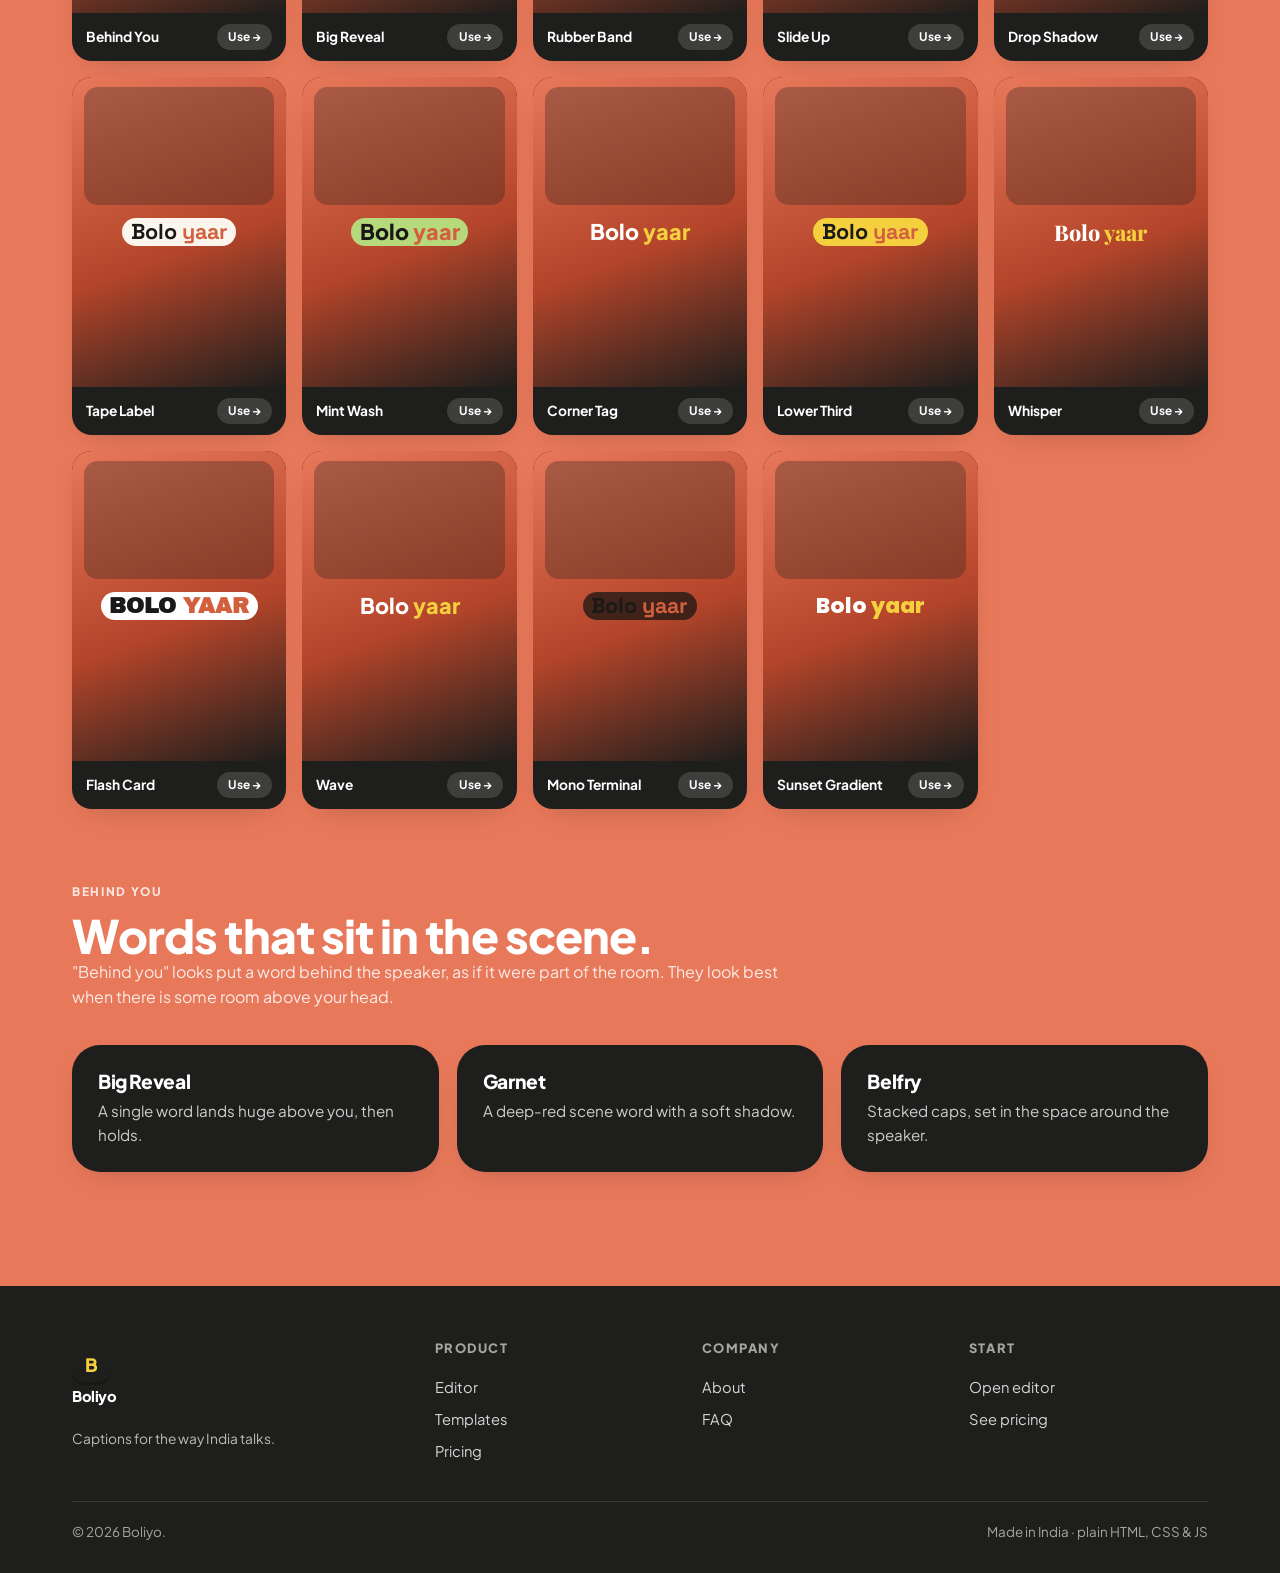
<file: templates.html>
<!DOCTYPE html>
<html lang="en">
<head>
<meta charset="utf-8">
<meta name="viewport" content="width=device-width,initial-scale=1">
<title>Templates · Boliyo</title>
<meta name="description" content="Every Boliyo caption look on the same take — compare the captions, not the footage. Pick one, then drop your video.">
<link rel="icon" href="assets/img/favicon.svg" type="image/svg+xml">
<link rel="preconnect" href="https://fonts.googleapis.com">
<link rel="preconnect" href="https://fonts.gstatic.com" crossorigin>
<link href="https://fonts.googleapis.com/css2?family=Plus+Jakarta+Sans:wght@400;600;700;800&family=Poppins:wght@600;700;800&family=Anton&family=Bebas+Neue&family=Playfair+Display:wght@700;800&family=Space+Grotesk:wght@600;700&family=Archivo+Black&display=swap" rel="stylesheet">
<link rel="stylesheet" href="assets/css/style.css">
</head>
<body>

<nav class="nav">
  <div class="nav-inner">
    <a class="logo" href="index.html"><span class="mark">B</span> Boliyo</a>
    <div class="nav-links" id="navLinks">
      <a href="templates.html">Templates</a><a href="editor.html">Editor</a><a href="pricing.html">Pricing</a><a href="about.html">About</a>
    </div>
    <a class="btn btn-dark btn-sm nav-cta" href="editor.html">Open editor</a>
    <button class="burger" id="burger">☰</button>
  </div>
</nav>

<header class="hero" style="padding-bottom:20px">
  <div class="wrap">
    <span class="pill" style="background:var(--charcoal);color:#fff"><span class="dot"></span> <span data-count="tpl">24</span> looks · one take</span>
    <h1 style="margin-top:1rem;max-width:16ch"><span data-count="tpl">24</span> templates. One take.</h1>
    <p class="lede">Every template below is the same clip with nothing changed but the look — so you are comparing the captions, not the footage. Pick one, then drop your video.</p>
  </div>
</header>

<section class="section" style="padding-top:26px">
  <div class="wrap">
    <div class="chips" id="catChips" style="margin-bottom:24px"></div>
    <div class="tpl-grid" id="tplGallery"></div>
  </div>
</section>

<section class="section on-coral" style="padding-top:0">
  <div class="wrap">
    <div class="section-head"><div class="eyebrow">Behind you</div><h2>Words that sit in the scene.</h2><p class="muted">"Behind you" looks put a word behind the speaker, as if it were part of the room. They look best when there is some room above your head.</p></div>
    <div class="grid g3">
      <div class="card card-dark"><h3>Big Reveal</h3><p>A single word lands huge above you, then holds.</p></div>
      <div class="card card-dark"><h3>Garnet</h3><p>A deep-red scene word with a soft shadow.</p></div>
      <div class="card card-dark"><h3>Belfry</h3><p>Stacked caps, set in the space around the speaker.</p></div>
    </div>
  </div>
</section>

<footer>
  <div class="wrap">
    <div class="foot-grid">
      <div><a class="logo" href="index.html" style="color:#fff"><span class="mark">B</span> Boliyo</a><p class="small" style="margin-top:1rem;color:rgba(255,255,255,.7)">Captions for the way India talks.</p></div>
      <div><h4>Product</h4><a href="editor.html">Editor</a><a href="templates.html">Templates</a><a href="pricing.html">Pricing</a></div>
      <div><h4>Company</h4><a href="about.html">About</a><a href="pricing.html#faq">FAQ</a></div>
      <div><h4>Start</h4><a href="editor.html">Open editor</a><a href="pricing.html">See pricing</a></div>
    </div>
    <div class="foot-bottom"><span>© 2026 Boliyo.</span><span>Made in India · plain HTML, CSS &amp; JS</span></div>
  </div>
</footer>

<script src="assets/js/data.js"></script>
<script src="assets/js/app.js"></script>
</body>
</html>
</file>
<file: assets/css/style.css>
/* ============================================================
   Boliyo — design system
   Warm coral + charcoal + cream + yellow, big radii, playful.
   ============================================================ */

:root{
  --coral:#E8785A;
  --coral-deep:#D2603F;
  --coral-soft:#F2A88F;
  --charcoal:#1E1E1C;
  --charcoal-2:#282824;
  --ink:#191917;
  --cream:#FAF6EE;
  --cream-2:#F0E8D8;
  --yellow:#F4D03F;
  --yellow-soft:#FBE58C;
  --green:#B6D97C;
  --blue:#8FB8E8;
  --muted:#8C8C86;
  --muted-2:#B6B6AE;
  --line:rgba(25,25,23,.10);
  --white:#fff;
  --r-xl:36px;
  --r-lg:28px;
  --r-md:20px;
  --r-sm:14px;
  --shadow:0 18px 40px -22px rgba(30,30,28,.55);
  --shadow-soft:0 10px 30px -18px rgba(30,30,28,.4);
  --maxw:1180px;
  --font:"Plus Jakarta Sans",-apple-system,BlinkMacSystemFont,"Segoe UI",Roboto,Helvetica,Arial,sans-serif;
}

*{box-sizing:border-box}
html{scroll-behavior:smooth}
body{
  margin:0;
  font-family:var(--font);
  background:var(--coral);
  color:var(--ink);
  -webkit-font-smoothing:antialiased;
  line-height:1.55;
  font-size:16px;
}
img{max-width:100%;display:block}
a{color:inherit;text-decoration:none}
button{font-family:inherit;cursor:pointer}
h1,h2,h3,h4{margin:0;line-height:1.06;letter-spacing:-.02em;font-weight:800}
p{margin:0}
.wrap{max-width:var(--maxw);margin:0 auto;padding:0 22px}
.center{text-align:center}
.muted{color:var(--muted)}
.small{font-size:.86rem}
.tiny{font-size:.76rem}

/* ---------- buttons ---------- */
.btn{
  display:inline-flex;align-items:center;gap:.5rem;justify-content:center;
  border:none;border-radius:999px;padding:.85rem 1.4rem;
  font-weight:700;font-size:.95rem;transition:transform .15s ease,box-shadow .2s ease,background .2s;
  white-space:nowrap;
}
.btn:active{transform:scale(.97)}
.btn-coral{background:var(--coral);color:#fff}
.btn-coral:hover{background:var(--coral-deep)}
.btn-dark{background:var(--charcoal);color:#fff}
.btn-dark:hover{background:#000}
.btn-yellow{background:var(--yellow);color:var(--ink)}
.btn-yellow:hover{background:#ecc72e}
.btn-cream{background:var(--cream);color:var(--ink)}
.btn-cream:hover{background:#fff}
.btn-ghost{background:transparent;color:var(--ink);border:1.5px solid var(--line)}
.btn-ghost:hover{background:rgba(0,0,0,.04)}
.btn-sm{padding:.55rem 1rem;font-size:.85rem}
.btn-lg{padding:1.05rem 1.8rem;font-size:1.05rem}
.btn-block{width:100%}

/* ---------- pills & chips ---------- */
.pill{
  display:inline-flex;align-items:center;gap:.45rem;
  background:var(--cream);border-radius:999px;padding:.4rem .85rem;
  font-size:.8rem;font-weight:700;
}
.pill-dark{background:rgba(255,255,255,.16);color:#fff}
.dot{width:8px;height:8px;border-radius:50%;background:var(--green);display:inline-block}

/* ---------- nav ---------- */
.nav{
  position:sticky;top:0;z-index:50;
  background:rgba(232,120,90,.92);
  backdrop-filter:saturate(1.4) blur(10px);
  border-bottom:1px solid rgba(255,255,255,.14);
}
.nav-inner{display:flex;align-items:center;gap:1rem;height:74px;max-width:var(--maxw);margin:0 auto;padding:0 22px}
.logo{display:flex;align-items:center;gap:.6rem;font-weight:800;font-size:1.25rem;color:#fff;letter-spacing:-.03em}
.logo .mark{
  width:38px;height:38px;border-radius:12px;background:var(--charcoal);
  display:grid;place-items:center;color:var(--yellow);font-size:1.15rem;font-weight:800;
  box-shadow:inset 0 -3px 0 rgba(0,0,0,.25);
}
.nav-links{display:flex;gap:.4rem;margin-left:auto;align-items:center}
.nav-links a{color:#fff;font-weight:600;font-size:.94rem;padding:.5rem .8rem;border-radius:999px;opacity:.9}
.nav-links a:hover{background:rgba(255,255,255,.14);opacity:1}
.nav-cta{margin-left:.4rem}
.burger{display:none;background:none;border:none;color:#fff;font-size:1.5rem;margin-left:auto}

/* ---------- hero ---------- */
.hero{position:relative;overflow:hidden;padding:56px 0 70px}
.hero-grid{display:grid;grid-template-columns:1.05fr .95fr;gap:48px;align-items:center}
.hero h1{font-size:clamp(2.4rem,5.4vw,4.15rem);color:#fff;font-weight:800}
.hero h1 em{font-style:normal;color:var(--charcoal);background:var(--yellow);border-radius:14px;padding:0 .18em;box-decoration-break:clone;-webkit-box-decoration-break:clone}
.hero p.lede{color:rgba(255,255,255,.94);font-size:1.12rem;margin-top:1.1rem;max-width:34ch}
.hero-cta{display:flex;gap:.7rem;margin-top:1.6rem;flex-wrap:wrap}
.hero-meta{display:flex;gap:1.4rem;margin-top:1.7rem;flex-wrap:wrap;color:#fff}
.hero-meta b{display:block;font-size:1.35rem;font-weight:800}
.hero-meta span{font-size:.8rem;opacity:.85}

/* ---------- phone mockup ---------- */
.phone{
  width:300px;margin:0 auto;background:var(--charcoal);border-radius:44px;
  padding:14px;box-shadow:0 40px 70px -30px rgba(0,0,0,.6),inset 0 0 0 2px rgba(255,255,255,.06);
  position:relative;
}
.phone .screen{background:var(--charcoal);border-radius:34px;overflow:hidden;position:relative;aspect-ratio:9/19.2}
.phone .notch{position:absolute;top:10px;left:50%;transform:translateX(-50%);width:90px;height:22px;background:#000;border-radius:999px;z-index:5}
.screen .vid-bg{position:absolute;inset:0;background:linear-gradient(160deg,#E8785A,#B5452A 45%,#1E1E1C)}
.screen .scene-card{position:absolute;left:12px;right:12px;bottom:14px;top:auto;background:rgba(30,30,28,.35);border-radius:22px;height:34%;backdrop-filter:blur(2px)}
.screen .head{position:absolute;top:26%;left:50%;transform:translateX(-50%);width:118px;height:118px;border-radius:50%;background:radial-gradient(circle at 40% 35%,#F2A88F,#C85A3E);box-shadow:0 14px 30px -12px rgba(0,0,0,.5)}
.screen .cap-demo{position:absolute;left:0;right:0;bottom:22%;text-align:center;padding:0 18px;font-weight:800;color:#fff;font-size:1.5rem;line-height:1.1;text-shadow:0 3px 12px rgba(0,0,0,.5)}
.screen .cap-demo .hl{color:var(--yellow);display:inline-block;transform:scale(1.12)}
.screen .top-row{position:absolute;top:16px;left:16px;right:16px;display:flex;justify-content:space-between;align-items:center;color:#fff;z-index:4}
.screen .avatar{width:34px;height:34px;border-radius:50%;background:linear-gradient(140deg,#F4D03F,#E8785A);border:2px solid rgba(255,255,255,.6)}
.screen .add{width:34px;height:34px;border-radius:50%;background:rgba(255,255,255,.18);display:grid;place-items:center;font-weight:800}
.floaty{position:absolute;background:var(--cream);border-radius:18px;padding:.6rem .85rem;box-shadow:var(--shadow);font-weight:700;font-size:.8rem}
.floaty.a{top:14%;left:-8%;transform:rotate(-6deg)}
.floaty.b{bottom:12%;right:-10%;transform:rotate(5deg);background:var(--yellow)}
.floaty.c{bottom:38%;left:-12%;transform:rotate(4deg);background:var(--charcoal);color:#fff}

/* ---------- sections ---------- */
.section{padding:74px 0}
.section-head{max-width:62ch;margin-bottom:2.2rem}
.section-head h2{font-size:clamp(1.9rem,3.6vw,2.9rem)}
.eyebrow{font-weight:800;letter-spacing:.14em;text-transform:uppercase;font-size:.74rem;color:var(--charcoal);opacity:.7;margin-bottom:.6rem}

.on-coral{color:#fff}
.on-coral h2,.on-coral h1{color:#fff}
.on-coral .eyebrow{color:rgba(255,255,255,.8);opacity:1}
.on-coral .muted{color:rgba(255,255,255,.85)}

/* ---------- cards ---------- */
.grid{display:grid;gap:18px}
.g2{grid-template-columns:repeat(2,1fr)}
.g3{grid-template-columns:repeat(3,1fr)}
.g4{grid-template-columns:repeat(4,1fr)}
.card{border-radius:var(--r-lg);padding:26px;background:var(--cream);box-shadow:var(--shadow-soft);position:relative;overflow:hidden}
.card h3{font-size:1.2rem;margin-bottom:.5rem}
.card p{color:rgba(25,25,23,.72);font-size:.95rem}
.card .ico{width:52px;height:52px;border-radius:16px;display:grid;place-items:center;font-size:1.5rem;margin-bottom:1rem;background:rgba(255,255,255,.55)}
.card-coral{background:var(--coral);color:#fff}
.card-coral p{color:rgba(255,255,255,.92)}
.card-coral .ico{background:rgba(255,255,255,.22)}
.card-dark{background:var(--charcoal);color:#fff}
.card-dark p{color:rgba(255,255,255,.78)}
.card-dark .ico{background:rgba(255,255,255,.12)}
.card-yellow{background:var(--yellow)}
.card-green{background:var(--green)}
.card-tall{grid-row:span 2}
.card .badge-num{position:absolute;top:20px;right:22px;font-weight:800;opacity:.35;font-size:1.1rem}

/* ---------- stats ---------- */
.stats{display:grid;grid-template-columns:repeat(4,1fr);gap:14px}
.stat{background:var(--charcoal);color:#fff;border-radius:var(--r-md);padding:22px}
.stat b{display:block;font-size:1.9rem;font-weight:800;color:var(--yellow)}
.stat span{font-size:.82rem;opacity:.8}

/* ---------- template chips / gallery ---------- */
.chips{display:flex;gap:10px;flex-wrap:wrap}
.chip{background:rgba(255,255,255,.16);color:#fff;border-radius:999px;padding:.5rem 1rem;font-weight:700;font-size:.88rem;border:1px solid rgba(255,255,255,.16)}
.chip.active{background:var(--cream);color:var(--ink)}
.tpl-grid{display:grid;grid-template-columns:repeat(auto-fill,minmax(190px,1fr));gap:16px}
.tpl{border-radius:var(--r-md);overflow:hidden;background:var(--charcoal);box-shadow:var(--shadow-soft);cursor:pointer;transition:transform .18s}
.tpl:hover{transform:translateY(-4px)}
.tpl .stage{aspect-ratio:9/13;position:relative;display:grid;place-items:center;background:linear-gradient(160deg,#E8785A,#B5452A 55%,#1E1E1C);padding:14px}
.tpl .stage .sub{position:absolute;top:10px;left:12px;right:12px;height:38%;border-radius:14px;background:rgba(30,30,28,.3)}
.tpl .stage .wordmark{position:relative;text-align:center;font-weight:800;font-size:1.35rem;line-height:1.05;color:#fff}
.tpl .bar{display:flex;justify-content:space-between;align-items:center;padding:11px 14px;color:#fff;font-weight:700;font-size:.86rem}
.tpl .bar .use{background:rgba(255,255,255,.14);border-radius:999px;padding:.25rem .7rem;font-size:.74rem}

/* ---------- table / pricing ---------- */
.price-grid{display:grid;grid-template-columns:repeat(4,1fr);gap:16px;align-items:start}
.plan{background:var(--cream);border-radius:var(--r-lg);padding:24px;box-shadow:var(--shadow-soft);display:flex;flex-direction:column;gap:.8rem}
.plan.featured{background:var(--charcoal);color:#fff;transform:translateY(-6px)}
.plan.featured .muted,.plan.featured li{color:rgba(255,255,255,.82)}
.plan .price{font-size:2.1rem;font-weight:800}
.plan .price small{font-size:.85rem;font-weight:600;opacity:.6}
.plan ul{list-style:none;padding:0;margin:.4rem 0 0;display:grid;gap:.5rem}
.plan li{font-size:.9rem;display:flex;gap:.5rem;align-items:flex-start;color:rgba(25,25,23,.75)}
.plan li::before{content:"✓";font-weight:800;color:var(--coral)}
.plan.featured li::before{color:var(--yellow)}
.tag{align-self:flex-start;background:var(--yellow);color:var(--ink);border-radius:999px;padding:.2rem .7rem;font-size:.72rem;font-weight:800}

/* ---------- faq ---------- */
.faq{display:grid;gap:10px;max-width:820px}
.faq details{background:var(--cream);border-radius:var(--r-md);padding:6px 20px;box-shadow:var(--shadow-soft)}
.faq summary{cursor:pointer;font-weight:700;padding:14px 0;list-style:none;display:flex;justify-content:space-between;gap:1rem;align-items:center;color:var(--ink)}
.faq details p{color:rgba(25,25,23,.72)}
.faq summary::-webkit-details-marker{display:none}
.faq summary::after{content:"+";font-weight:800;font-size:1.3rem;color:var(--coral)}
.faq details[open] summary::after{content:"–"}
.faq p{padding:0 0 16px;color:rgba(25,25,23,.72);font-size:.94rem}

/* ---------- CTA band ---------- */
.cta-band{background:var(--charcoal);border-radius:var(--r-xl);padding:52px;color:#fff;text-align:center;position:relative;overflow:hidden}
.cta-band h2{font-size:clamp(1.8rem,3.4vw,2.7rem);color:#fff}
.cta-band p{color:rgba(255,255,255,.8);margin:.8rem auto 1.6rem;max-width:52ch}
.cta-band .blob{position:absolute;width:280px;height:280px;border-radius:50%;filter:blur(50px);opacity:.5}
.cta-band .blob.one{background:var(--coral);top:-90px;left:-60px}
.cta-band .blob.two{background:var(--yellow);bottom:-110px;right:-40px}

/* ---------- footer ---------- */
footer{background:var(--charcoal);color:#fff;padding:56px 0 30px;margin-top:40px}
.foot-grid{display:grid;grid-template-columns:1.4fr 1fr 1fr 1fr;gap:28px}
.foot-grid h4{font-size:.8rem;text-transform:uppercase;letter-spacing:.12em;opacity:.6;margin-bottom:1rem}
.foot-grid a{display:block;padding:.28rem 0;color:rgba(255,255,255,.82);font-size:.92rem}
.foot-grid a:hover{color:var(--yellow)}
.foot-bottom{border-top:1px solid rgba(255,255,255,.12);margin-top:34px;padding-top:20px;display:flex;justify-content:space-between;gap:1rem;flex-wrap:wrap;font-size:.84rem;color:rgba(255,255,255,.6)}

/* ---------- dropzone ---------- */
.dropzone{
  border:2px dashed rgba(255,255,255,.55);border-radius:var(--r-lg);
  padding:30px;text-align:center;color:#fff;background:rgba(255,255,255,.08);
  transition:background .2s,border-color .2s;
}
.dropzone.hot{background:rgba(255,255,255,.2);border-color:#fff}
.dropzone .big{font-size:1.1rem;font-weight:800}

/* ============================================================
   EDITOR
   ============================================================ */
.ed-body{background:#151513;color:#fff;height:100vh;overflow:hidden;display:flex;flex-direction:column}
.ed-top{display:flex;align-items:center;gap:1rem;padding:10px 16px;border-bottom:1px solid rgba(255,255,255,.08);background:#1b1b18;flex:none}
.ed-top .logo{font-size:1.05rem}
.ed-top .file{font-size:.85rem;color:var(--muted-2);margin-left:.4rem}
.ed-top .spacer{margin-left:auto}
.ed-main{flex:1;display:grid;grid-template-columns:1fr 360px;min-height:0}
.ed-stage{position:relative;display:flex;flex-direction:column;min-height:0;background:radial-gradient(circle at 50% 30%,#26261f,#141412)}
.ed-canvas-wrap{flex:1;display:grid;place-items:center;padding:18px;min-height:0}
#stage{position:relative;background:#000;border-radius:16px;overflow:hidden;box-shadow:0 20px 50px -20px rgba(0,0,0,.8);max-height:100%}
#stage video,#stage canvas.preview{position:absolute;inset:0;width:100%;height:100%;object-fit:cover}
.cap-layer{position:absolute;inset:0;pointer-events:none;display:flex;align-items:flex-end;justify-content:center;padding:0 6% 16%}
.cap-line{pointer-events:auto;text-align:center;font-weight:800;line-height:1.08;letter-spacing:-.01em;color:#fff;text-shadow:0 3px 14px rgba(0,0,0,.55);cursor:text}
.cap-line .w{display:inline-block;margin:0 .12em;transition:transform .12s}
.cap-line .w.hl{color:var(--yellow);transform:scale(1.12)}
.cap-line .w.active{transform:translateY(-3px)}
.ed-empty{position:absolute;inset:0;display:grid;place-items:center;text-align:center;color:var(--muted-2);padding:30px}
.ed-empty .dz{max-width:340px}

/* transport */
.transport{display:flex;align-items:center;gap:.6rem;justify-content:center;padding:10px;border-top:1px solid rgba(255,255,255,.08);background:#1b1b18;flex:none}
.tbtn{background:rgba(255,255,255,.1);border:none;color:#fff;width:40px;height:40px;border-radius:50%;display:grid;place-items:center;font-size:1rem}
.tbtn:hover{background:rgba(255,255,255,.2)}
.tbtn.play{background:var(--coral);width:48px;height:48px}
.time{font-variant-numeric:tabular-nums;font-size:.82rem;color:var(--muted-2);min-width:96px;text-align:center}

/* timeline */
.timeline{flex:none;background:#1b1b18;border-top:1px solid rgba(255,255,255,.08);padding:10px 14px 16px;max-height:210px;overflow:auto}
.tl-head{display:flex;justify-content:space-between;align-items:center;margin-bottom:8px;color:var(--muted-2);font-size:.78rem;font-weight:700}
.tl-track{position:relative;height:46px;background:rgba(255,255,255,.06);border-radius:10px;overflow:hidden}
.tl-cue{position:absolute;top:8px;bottom:8px;background:var(--coral);border-radius:7px;font-size:.68rem;color:#fff;font-weight:700;padding:3px 6px;overflow:hidden;white-space:nowrap;cursor:grab;border:1px solid rgba(255,255,255,.25)}
.tl-cue.sel{background:var(--yellow);color:var(--ink)}
.tl-play{position:absolute;top:0;bottom:0;width:2px;background:#fff;pointer-events:none;box-shadow:0 0 8px rgba(255,255,255,.7)}

/* right panel */
.ed-panel{background:#1b1b18;border-left:1px solid rgba(255,255,255,.08);display:flex;flex-direction:column;min-height:0}
.tabs{display:flex;flex:none;border-bottom:1px solid rgba(255,255,255,.08);overflow-x:auto}
.tab{flex:1;background:none;border:none;color:var(--muted-2);padding:12px 8px;font-weight:700;font-size:.82rem;white-space:nowrap;border-bottom:2px solid transparent}
.tab.active{color:#fff;border-bottom-color:var(--coral)}
.pane{flex:1;overflow:auto;padding:14px;display:none}
.pane.active{display:block}
.pane h4{font-size:.76rem;text-transform:uppercase;letter-spacing:.12em;color:var(--muted-2);margin:14px 0 8px}
.pane h4:first-child{margin-top:0}
.tpl-row{display:grid;grid-template-columns:repeat(3,1fr);gap:8px}
.tpl-mini{border-radius:10px;overflow:hidden;background:#26261f;cursor:pointer;border:2px solid transparent}
.tpl-mini.active{border-color:var(--coral)}
.tpl-mini .st{aspect-ratio:9/12;display:grid;place-items:center;background:linear-gradient(160deg,#E8785A,#1E1E1C);font-weight:800;font-size:.8rem;color:#fff;text-align:center;padding:6px}
.tpl-mini .nm{font-size:.66rem;color:var(--muted-2);padding:4px 5px;text-align:center;white-space:nowrap;overflow:hidden;text-overflow:ellipsis}

.cue-item{background:#26261f;border-radius:12px;padding:10px;margin-bottom:8px;border:1.5px solid transparent;cursor:pointer}
.cue-item.sel{border-color:var(--coral)}
.cue-item .meta{display:flex;justify-content:space-between;font-size:.7rem;color:var(--muted-2);margin-bottom:6px}
.cue-item .txt{background:#151513;border-radius:8px;border:1px solid rgba(255,255,255,.08);color:#fff;width:100%;font:inherit;font-size:.85rem;padding:7px;resize:vertical;min-height:44px}
.word-pills{display:flex;flex-wrap:wrap;gap:5px;margin-top:8px}
.word-pill{background:#151513;border:1px solid rgba(255,255,255,.12);border-radius:999px;padding:.22rem .6rem;font-size:.76rem;color:#fff;cursor:pointer}
.word-pill.hl{background:var(--yellow);color:var(--ink);border-color:var(--yellow)}

.field{margin-bottom:10px}
.field label{display:block;font-size:.76rem;color:var(--muted-2);margin-bottom:4px;font-weight:700}
.field input[type=text],.field input[type=number],.field select,.field textarea{
  width:100%;background:#26261f;border:1px solid rgba(255,255,255,.12);border-radius:10px;
  color:#fff;font:inherit;font-size:.85rem;padding:8px 10px;
}
.field input[type=range]{width:100%;accent-color:var(--coral)}
.row2{display:grid;grid-template-columns:1fr 1fr;gap:8px}
.swatches{display:flex;gap:7px;flex-wrap:wrap}
.sw{width:26px;height:26px;border-radius:50%;cursor:pointer;border:2px solid rgba(255,255,255,.25)}
.sw.active{border-color:#fff;transform:scale(1.1)}
.seg{display:flex;background:#26261f;border-radius:10px;padding:3px;gap:3px}
.seg button{flex:1;background:none;border:none;color:var(--muted-2);border-radius:8px;padding:7px 4px;font-weight:700;font-size:.76rem}
.seg button.active{background:var(--coral);color:#fff}
.hint{font-size:.72rem;color:var(--muted-2);line-height:1.45}

.toast{position:fixed;bottom:22px;left:50%;transform:translateX(-50%) translateY(20px);background:var(--charcoal);color:#fff;padding:.8rem 1.2rem;border-radius:999px;font-weight:700;font-size:.88rem;box-shadow:var(--shadow);opacity:0;transition:.25s;z-index:200;pointer-events:none;border:1px solid rgba(255,255,255,.15)}
.toast.show{opacity:1;transform:translateX(-50%) translateY(0)}

/* ---------- responsive ---------- */
#panelBtn{display:none}
.nav-links.open{display:flex;position:absolute;top:74px;left:0;right:0;flex-direction:column;align-items:stretch;
  background:var(--coral-deep);padding:14px 22px;gap:4px;box-shadow:0 24px 34px -22px rgba(0,0,0,.6);border-radius:0 0 20px 20px}
.nav-links.open a{padding:.75rem .9rem;background:rgba(255,255,255,.06)}

@media(max-width:960px){
  .hero{padding:36px 0 48px}
  .hero-grid{grid-template-columns:1fr;gap:34px}
  .g4,.stats,.price-grid,.foot-grid{grid-template-columns:repeat(2,1fr)}
  .g3{grid-template-columns:1fr}
  .nav-links{display:none}
  .burger{display:block}
  .nav-cta{margin-left:auto;margin-right:.4rem}
  .tpl-grid{grid-template-columns:repeat(auto-fill,minmax(150px,1fr))}
  /* editor: panel becomes a bottom sheet */
  .ed-main{grid-template-columns:1fr}
  #panelBtn{display:inline-flex;align-items:center;justify-content:center}
  .ed-panel{position:fixed;left:0;right:0;bottom:0;top:auto;width:auto;height:74vh;max-height:74vh;
    border-left:none;border-top:1px solid rgba(255,255,255,.12);border-radius:22px 22px 0 0;
    transform:translateY(102%);transition:transform .3s cubic-bezier(.2,.8,.2,1);z-index:120;
    padding-bottom:calc(10px + env(safe-area-inset-bottom))}
  .ed-panel.open{transform:none}
  .ed-panel::before{content:"";position:absolute;top:8px;left:50%;transform:translateX(-50%);
    width:46px;height:4px;border-radius:999px;background:rgba(255,255,255,.28);z-index:2}
  .tabs{padding-top:14px}
  .tab{padding:14px 6px}
  .tl-track{height:54px}
  .tl-cue{font-size:.62rem}
  .transport{gap:.4rem;padding:8px 6px}
  .tbtn{width:46px;height:46px}
  .tbtn.play{width:56px;height:56px}
  .time{min-width:80px;font-size:.72rem}
  .ed-canvas-wrap{padding:10px}
  .timeline{padding:8px 10px 12px}
  .cta-band{padding:40px 24px}
}
@media(max-width:560px){
  .wrap{padding:0 16px}
  .g4,.stats,.price-grid,.foot-grid,.g2{grid-template-columns:1fr}
  .section{padding:50px 0}
  .hero h1{font-size:clamp(2.1rem,9vw,2.8rem)}
  .cta-band{padding:32px 20px;border-radius:26px}
  .phone{width:250px}
  .floaty.a{left:-2%}
  .floaty.b{right:-2%}
  .floaty.c{left:-4%}
  .stat b{font-size:1.6rem}
  .tpl-grid{grid-template-columns:repeat(auto-fill,minmax(132px,1fr));gap:12px}
  .plan.featured{transform:none}
  .foot-grid{gap:20px}
  .auto-card{padding:12px}
}
@media(max-width:380px){
  .hero-meta{gap:1rem}
  .hero-meta b{font-size:1.15rem}
  .tpl-grid{grid-template-columns:repeat(2,1fr)}
}
</file>
